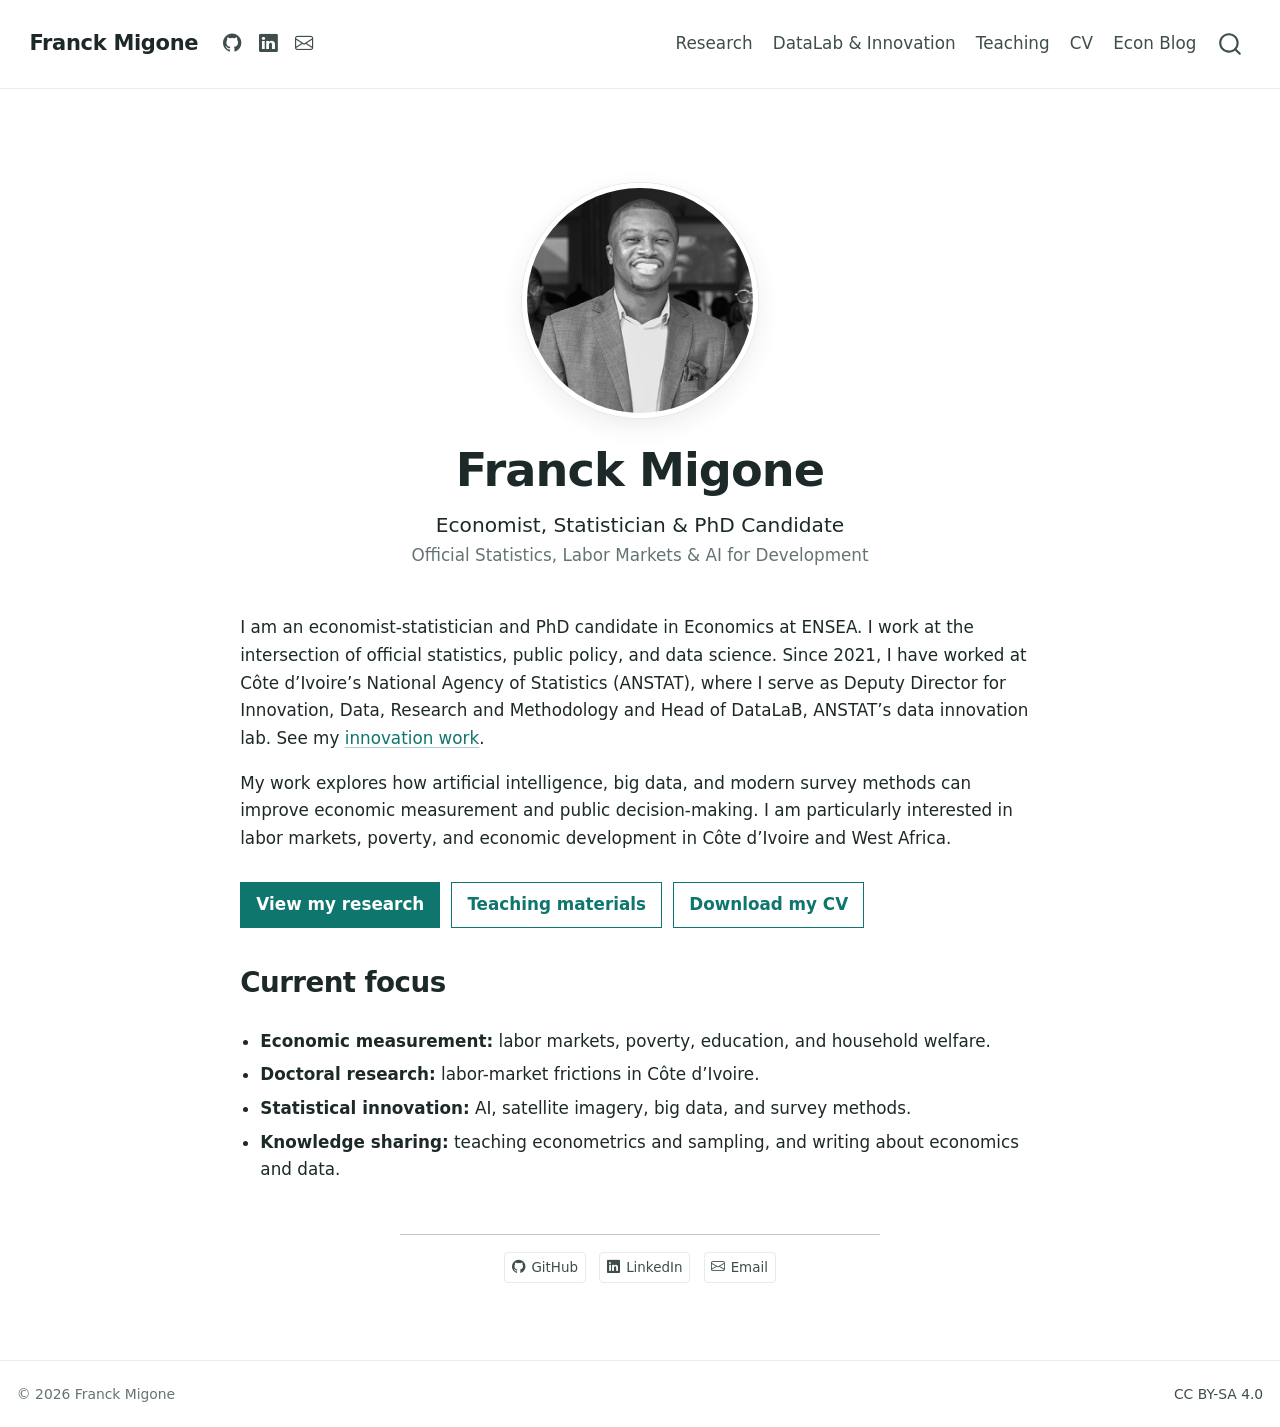
<file: docs/index.html>
<!DOCTYPE html>
<html xmlns="http://www.w3.org/1999/xhtml" lang="en" xml:lang="en"><head>

<meta charset="utf-8">
<meta name="generator" content="quarto-1.7.27">

<meta name="viewport" content="width=device-width, initial-scale=1.0, user-scalable=yes">


<title>Franck Migone</title>
<style>
code{white-space: pre-wrap;}
span.smallcaps{font-variant: small-caps;}
div.columns{display: flex; gap: min(4vw, 1.5em);}
div.column{flex: auto; overflow-x: auto;}
div.hanging-indent{margin-left: 1.5em; text-indent: -1.5em;}
ul.task-list{list-style: none;}
ul.task-list li input[type="checkbox"] {
  width: 0.8em;
  margin: 0 0.8em 0.2em -1em; /* quarto-specific, see https://github.com/quarto-dev/quarto-cli/issues/4556 */ 
  vertical-align: middle;
}
</style>


<script src="site_libs/quarto-nav/quarto-nav.js"></script>
<script src="site_libs/clipboard/clipboard.min.js"></script>
<script src="site_libs/quarto-search/autocomplete.umd.js"></script>
<script src="site_libs/quarto-search/fuse.min.js"></script>
<script src="site_libs/quarto-search/quarto-search.js"></script>
<meta name="quarto:offset" content="./">
<link href="./img/favicon.svg" rel="icon" type="image/svg+xml">
<script src="site_libs/quarto-html/quarto.js" type="module"></script>
<script src="site_libs/quarto-html/tabsets/tabsets.js" type="module"></script>
<script src="site_libs/quarto-html/popper.min.js"></script>
<script src="site_libs/quarto-html/tippy.umd.min.js"></script>
<link href="site_libs/quarto-html/tippy.css" rel="stylesheet">
<link href="site_libs/quarto-html/quarto-syntax-highlighting-985aa47af68dae11cd4d235c71fb941e.css" rel="stylesheet" id="quarto-text-highlighting-styles">
<script src="site_libs/bootstrap/bootstrap.min.js"></script>
<link href="site_libs/bootstrap/bootstrap-icons.css" rel="stylesheet">
<link href="site_libs/bootstrap/bootstrap-9ff56fe0d0bbb0941a76e34eac74b4dd.min.css" rel="stylesheet" append-hash="true" id="quarto-bootstrap" data-mode="light">
<script id="quarto-search-options" type="application/json">{
  "location": "navbar",
  "copy-button": false,
  "collapse-after": 3,
  "panel-placement": "end",
  "type": "overlay",
  "limit": 50,
  "keyboard-shortcut": [
    "f",
    "/",
    "s"
  ],
  "language": {
    "search-no-results-text": "No results",
    "search-matching-documents-text": "matching documents",
    "search-copy-link-title": "Copy link to search",
    "search-hide-matches-text": "Hide additional matches",
    "search-more-match-text": "more match in this document",
    "search-more-matches-text": "more matches in this document",
    "search-clear-button-title": "Clear",
    "search-text-placeholder": "",
    "search-detached-cancel-button-title": "Cancel",
    "search-submit-button-title": "Submit",
    "search-label": "Search"
  }
}</script>
<link rel="icon" type="image/png" href="./img/favicon.png">

<link rel="icon" type="image/svg+xml" href="./img/favicon.svg">

<link rel="apple-touch-icon" href="./img/favicon.png">

<script type="application/ld+json">

{

  "@context": "https://schema.org",

  "@type": "Person",

  "name": "Franck Migone",

  "url": "https://fajzmigone.github.io",

  "image": "https://fajzmigone.github.io/img/fmigone.jpg",

  "jobTitle": "Deputy Director for Methodological Innovation",

  "description": "Economist, statistician, and PhD candidate in Economics at ENSEA, working on data, public policy, and economic development.",

  "worksFor": {

    "@type": "Organization",

    "name": "Agence Nationale de la Statistique (ANSTAT)"

  },

  "affiliation": [

    {

      "@type": "Organization",

      "name": "DataLaB, ANSTAT"

    },

    {

      "@type": "CollegeOrUniversity",

      "name": "ENSEA"

    }

  ],

  "knowsAbout": [

    "Official statistics",

    "Survey methodology",

    "Poverty measurement",

    "Labor economics",

    "Applied econometrics"

  ],

  "nationality": {

    "@type": "Country",

    "name": "Côte d'Ivoire"

  },

  "sameAs": [

    "https://github.com/fmigone",

    "https://www.linkedin.com/in/franck-migone/",

    "https://fmigone.substack.com/"

  ]

}

</script>

<!-- The `about` template pipes a page-level `description` through Pandoc, which

     wraps it in <p> inside the meta tag. Declaring the home page description

     here keeps it clean. Other pages use the front-matter `description:`. -->

<meta name="description" content="Economist, statistician, and PhD candidate in Economics at ENSEA, working on data, public policy, and economic development at Côte d’Ivoire’s National Agency of Statistics (ANSTAT).">



<meta property="og:title" content="Franck Migone">
<meta property="og:description" content="Economist, Statistician &amp; PhD Candidate · Official Statistics, Labor Markets &amp; AI for Development">
<meta property="og:image" content="https://fajzmigone.github.io/img/fmigone.jpg">
<meta property="og:site_name" content="Franck Migone">
<meta name="twitter:title" content="Franck Migone">
<meta name="twitter:description" content="Economist, Statistician &amp; PhD Candidate · Official Statistics, Labor Markets &amp; AI for Development">
<meta name="twitter:image" content="https://fajzmigone.github.io/img/fmigone.jpg">
<meta name="twitter:card" content="summary_large_image">
</head>

<body class="nav-fixed fullcontent quarto-light">

<div id="quarto-search-results"></div>
  <header id="quarto-header" class="headroom fixed-top">
    <nav class="navbar navbar-expand-lg " data-bs-theme="dark">
      <div class="navbar-container container-fluid">
      <div class="navbar-brand-container mx-auto">
    <a class="navbar-brand" href="./index.html">
    <span class="navbar-title">Franck Migone</span>
    </a>
  </div>
            <div id="quarto-search" class="" title="Search"></div>
          <button class="navbar-toggler" type="button" data-bs-toggle="collapse" data-bs-target="#navbarCollapse" aria-controls="navbarCollapse" role="menu" aria-expanded="false" aria-label="Toggle navigation" onclick="if (window.quartoToggleHeadroom) { window.quartoToggleHeadroom(); }">
  <span class="navbar-toggler-icon"></span>
</button>
          <div class="collapse navbar-collapse" id="navbarCollapse">
            <ul class="navbar-nav navbar-nav-scroll me-auto">
  <li class="nav-item compact">
    <a class="nav-link" href="https://github.com/fmigone"> <i class="bi bi-github" role="img" aria-label="GitHub">
</i> 
<span class="menu-text"></span></a>
  </li>  
  <li class="nav-item compact">
    <a class="nav-link" href="https://www.linkedin.com/in/franck-migone/"> <i class="bi bi-linkedin" role="img" aria-label="LinkedIn">
</i> 
<span class="menu-text"></span></a>
  </li>  
  <li class="nav-item compact">
    <a class="nav-link" href="mailto:migonefranck@gmail.com"> <i class="bi bi-envelope" role="img" aria-label="Email">
</i> 
<span class="menu-text"></span></a>
  </li>  
</ul>
            <ul class="navbar-nav navbar-nav-scroll ms-auto">
  <li class="nav-item">
    <a class="nav-link" href="./research/index.html"> 
<span class="menu-text">Research</span></a>
  </li>  
  <li class="nav-item">
    <a class="nav-link" href="./innovation/index.html"> 
<span class="menu-text">DataLab &amp; Innovation</span></a>
  </li>  
  <li class="nav-item">
    <a class="nav-link" href="./Useful_Ressources/index.html"> 
<span class="menu-text">Teaching</span></a>
  </li>  
  <li class="nav-item">
    <a class="nav-link" href="./cv/index.html"> 
<span class="menu-text">CV</span></a>
  </li>  
  <li class="nav-item">
    <a class="nav-link" href="https://fmigone.substack.com/"> 
<span class="menu-text">Econ Blog</span></a>
  </li>  
</ul>
          </div> <!-- /navcollapse -->
            <div class="quarto-navbar-tools">
</div>
      </div> <!-- /container-fluid -->
    </nav>
</header>
<!-- content -->
<div id="quarto-content" class="quarto-container page-columns page-rows-contents page-layout-article page-navbar">
<!-- sidebar -->
<!-- margin-sidebar -->
    
<!-- main -->
<div class="quarto-about-jolla">
  <img src="img/fmigone.jpg" alt="Portrait of Franck Migone" class="about-image
  round " style="height: 14em; width: 14em;">
 <header id="title-block-header" class="quarto-title-block default">
<div class="quarto-title">
<h1 class="title">Franck Migone</h1>
<p class="subtitle lead"><span class="tagline-role">Economist, Statistician &amp; PhD Candidate</span> <span class="visually-hidden">·</span> <span class="tagline-fields">Official Statistics, Labor Markets &amp; AI for Development</span></p>
</div>
<div class="quarto-title-meta">
  </div>
</header><main class="content" id="quarto-document-content">
<p>I am an economist-statistician and PhD candidate in Economics at ENSEA. I work at the intersection of official statistics, public policy, and data science. Since 2021, I have worked at Côte d’Ivoire’s National Agency of Statistics (ANSTAT), where I serve as Deputy Director for Innovation, Data, Research and Methodology and Head of DataLaB, ANSTAT’s data innovation lab. See my <a href="./innovation/index.html">innovation work</a>.</p>
<p>My work explores how artificial intelligence, big data, and modern survey methods can improve economic measurement and public decision-making. I am particularly interested in labor markets, poverty, and economic development in Côte d’Ivoire and West Africa.</p>
<div class="home-actions">
<p><a href="./research/index.html" class="btn btn-primary">View my research</a> <a href="./Useful_Ressources/index.html" class="btn btn-outline-primary">Teaching materials</a> <a href="cv/cv.pdf" class="btn btn-outline-primary" target="_blank">Download my CV</a></p>
</div>
<section id="current-focus" class="level2">
<h2 data-anchor-id="current-focus">Current focus</h2>
<ul>
<li><strong>Economic measurement:</strong> labor markets, poverty, education, and household welfare.</li>
<li><strong>Doctoral research:</strong> labor-market frictions in Côte d’Ivoire.</li>
<li><strong>Statistical innovation:</strong> AI, satellite imagery, big data, and survey methods.</li>
<li><strong>Knowledge sharing:</strong> teaching econometrics and sampling, and writing about economics and data.</li>
</ul>


</section>
</main> 
  <hr class="about-sep">
   <div class="about-links">
  <a href="https://github.com/fmigone" class="about-link" rel="" target="">
    <i class="bi bi-github"></i>
     <span class="about-link-text">GitHub</span>
  </a>
  <a href="https://www.linkedin.com/in/franck-migone/" class="about-link" rel="" target="">
    <i class="bi bi-linkedin"></i>
     <span class="about-link-text">LinkedIn</span>
  </a>
  <a href="mailto:migonefranck@gmail.com" class="about-link" rel="" target="">
    <i class="bi bi-envelope"></i>
     <span class="about-link-text">Email</span>
  </a>
</div>
</div>
 <!-- /main -->
<script id="quarto-html-after-body" type="application/javascript">
  window.document.addEventListener("DOMContentLoaded", function (event) {
    const isCodeAnnotation = (el) => {
      for (const clz of el.classList) {
        if (clz.startsWith('code-annotation-')) {                     
          return true;
        }
      }
      return false;
    }
    const onCopySuccess = function(e) {
      // button target
      const button = e.trigger;
      // don't keep focus
      button.blur();
      // flash "checked"
      button.classList.add('code-copy-button-checked');
      var currentTitle = button.getAttribute("title");
      button.setAttribute("title", "Copied!");
      let tooltip;
      if (window.bootstrap) {
        button.setAttribute("data-bs-toggle", "tooltip");
        button.setAttribute("data-bs-placement", "left");
        button.setAttribute("data-bs-title", "Copied!");
        tooltip = new bootstrap.Tooltip(button, 
          { trigger: "manual", 
            customClass: "code-copy-button-tooltip",
            offset: [0, -8]});
        tooltip.show();    
      }
      setTimeout(function() {
        if (tooltip) {
          tooltip.hide();
          button.removeAttribute("data-bs-title");
          button.removeAttribute("data-bs-toggle");
          button.removeAttribute("data-bs-placement");
        }
        button.setAttribute("title", currentTitle);
        button.classList.remove('code-copy-button-checked');
      }, 1000);
      // clear code selection
      e.clearSelection();
    }
    const getTextToCopy = function(trigger) {
        const codeEl = trigger.previousElementSibling.cloneNode(true);
        for (const childEl of codeEl.children) {
          if (isCodeAnnotation(childEl)) {
            childEl.remove();
          }
        }
        return codeEl.innerText;
    }
    const clipboard = new window.ClipboardJS('.code-copy-button:not([data-in-quarto-modal])', {
      text: getTextToCopy
    });
    clipboard.on('success', onCopySuccess);
    if (window.document.getElementById('quarto-embedded-source-code-modal')) {
      const clipboardModal = new window.ClipboardJS('.code-copy-button[data-in-quarto-modal]', {
        text: getTextToCopy,
        container: window.document.getElementById('quarto-embedded-source-code-modal')
      });
      clipboardModal.on('success', onCopySuccess);
    }
      var localhostRegex = new RegExp(/^(?:http|https):\/\/localhost\:?[0-9]*\//);
      var mailtoRegex = new RegExp(/^mailto:/);
        var filterRegex = new RegExp("https:\/\/fajzmigone\.github\.io");
      var isInternal = (href) => {
          return filterRegex.test(href) || localhostRegex.test(href) || mailtoRegex.test(href);
      }
      // Inspect non-navigation links and adorn them if external
     var links = window.document.querySelectorAll('a[href]:not(.nav-link):not(.navbar-brand):not(.toc-action):not(.sidebar-link):not(.sidebar-item-toggle):not(.pagination-link):not(.no-external):not([aria-hidden]):not(.dropdown-item):not(.quarto-navigation-tool):not(.about-link)');
      for (var i=0; i<links.length; i++) {
        const link = links[i];
        if (!isInternal(link.href)) {
          // undo the damage that might have been done by quarto-nav.js in the case of
          // links that we want to consider external
          if (link.dataset.originalHref !== undefined) {
            link.href = link.dataset.originalHref;
          }
            // target, if specified
            link.setAttribute("target", "_blank");
            if (link.getAttribute("rel") === null) {
              link.setAttribute("rel", "noopener");
            }
        }
      }
    function tippyHover(el, contentFn, onTriggerFn, onUntriggerFn) {
      const config = {
        allowHTML: true,
        maxWidth: 500,
        delay: 100,
        arrow: false,
        appendTo: function(el) {
            return el.parentElement;
        },
        interactive: true,
        interactiveBorder: 10,
        theme: 'quarto',
        placement: 'bottom-start',
      };
      if (contentFn) {
        config.content = contentFn;
      }
      if (onTriggerFn) {
        config.onTrigger = onTriggerFn;
      }
      if (onUntriggerFn) {
        config.onUntrigger = onUntriggerFn;
      }
      window.tippy(el, config); 
    }
    const noterefs = window.document.querySelectorAll('a[role="doc-noteref"]');
    for (var i=0; i<noterefs.length; i++) {
      const ref = noterefs[i];
      tippyHover(ref, function() {
        // use id or data attribute instead here
        let href = ref.getAttribute('data-footnote-href') || ref.getAttribute('href');
        try { href = new URL(href).hash; } catch {}
        const id = href.replace(/^#\/?/, "");
        const note = window.document.getElementById(id);
        if (note) {
          return note.innerHTML;
        } else {
          return "";
        }
      });
    }
    const xrefs = window.document.querySelectorAll('a.quarto-xref');
    const processXRef = (id, note) => {
      // Strip column container classes
      const stripColumnClz = (el) => {
        el.classList.remove("page-full", "page-columns");
        if (el.children) {
          for (const child of el.children) {
            stripColumnClz(child);
          }
        }
      }
      stripColumnClz(note)
      if (id === null || id.startsWith('sec-')) {
        // Special case sections, only their first couple elements
        const container = document.createElement("div");
        if (note.children && note.children.length > 2) {
          container.appendChild(note.children[0].cloneNode(true));
          for (let i = 1; i < note.children.length; i++) {
            const child = note.children[i];
            if (child.tagName === "P" && child.innerText === "") {
              continue;
            } else {
              container.appendChild(child.cloneNode(true));
              break;
            }
          }
          if (window.Quarto?.typesetMath) {
            window.Quarto.typesetMath(container);
          }
          return container.innerHTML
        } else {
          if (window.Quarto?.typesetMath) {
            window.Quarto.typesetMath(note);
          }
          return note.innerHTML;
        }
      } else {
        // Remove any anchor links if they are present
        const anchorLink = note.querySelector('a.anchorjs-link');
        if (anchorLink) {
          anchorLink.remove();
        }
        if (window.Quarto?.typesetMath) {
          window.Quarto.typesetMath(note);
        }
        if (note.classList.contains("callout")) {
          return note.outerHTML;
        } else {
          return note.innerHTML;
        }
      }
    }
    for (var i=0; i<xrefs.length; i++) {
      const xref = xrefs[i];
      tippyHover(xref, undefined, function(instance) {
        instance.disable();
        let url = xref.getAttribute('href');
        let hash = undefined; 
        if (url.startsWith('#')) {
          hash = url;
        } else {
          try { hash = new URL(url).hash; } catch {}
        }
        if (hash) {
          const id = hash.replace(/^#\/?/, "");
          const note = window.document.getElementById(id);
          if (note !== null) {
            try {
              const html = processXRef(id, note.cloneNode(true));
              instance.setContent(html);
            } finally {
              instance.enable();
              instance.show();
            }
          } else {
            // See if we can fetch this
            fetch(url.split('#')[0])
            .then(res => res.text())
            .then(html => {
              const parser = new DOMParser();
              const htmlDoc = parser.parseFromString(html, "text/html");
              const note = htmlDoc.getElementById(id);
              if (note !== null) {
                const html = processXRef(id, note);
                instance.setContent(html);
              } 
            }).finally(() => {
              instance.enable();
              instance.show();
            });
          }
        } else {
          // See if we can fetch a full url (with no hash to target)
          // This is a special case and we should probably do some content thinning / targeting
          fetch(url)
          .then(res => res.text())
          .then(html => {
            const parser = new DOMParser();
            const htmlDoc = parser.parseFromString(html, "text/html");
            const note = htmlDoc.querySelector('main.content');
            if (note !== null) {
              // This should only happen for chapter cross references
              // (since there is no id in the URL)
              // remove the first header
              if (note.children.length > 0 && note.children[0].tagName === "HEADER") {
                note.children[0].remove();
              }
              const html = processXRef(null, note);
              instance.setContent(html);
            } 
          }).finally(() => {
            instance.enable();
            instance.show();
          });
        }
      }, function(instance) {
      });
    }
        let selectedAnnoteEl;
        const selectorForAnnotation = ( cell, annotation) => {
          let cellAttr = 'data-code-cell="' + cell + '"';
          let lineAttr = 'data-code-annotation="' +  annotation + '"';
          const selector = 'span[' + cellAttr + '][' + lineAttr + ']';
          return selector;
        }
        const selectCodeLines = (annoteEl) => {
          const doc = window.document;
          const targetCell = annoteEl.getAttribute("data-target-cell");
          const targetAnnotation = annoteEl.getAttribute("data-target-annotation");
          const annoteSpan = window.document.querySelector(selectorForAnnotation(targetCell, targetAnnotation));
          const lines = annoteSpan.getAttribute("data-code-lines").split(",");
          const lineIds = lines.map((line) => {
            return targetCell + "-" + line;
          })
          let top = null;
          let height = null;
          let parent = null;
          if (lineIds.length > 0) {
              //compute the position of the single el (top and bottom and make a div)
              const el = window.document.getElementById(lineIds[0]);
              top = el.offsetTop;
              height = el.offsetHeight;
              parent = el.parentElement.parentElement;
            if (lineIds.length > 1) {
              const lastEl = window.document.getElementById(lineIds[lineIds.length - 1]);
              const bottom = lastEl.offsetTop + lastEl.offsetHeight;
              height = bottom - top;
            }
            if (top !== null && height !== null && parent !== null) {
              // cook up a div (if necessary) and position it 
              let div = window.document.getElementById("code-annotation-line-highlight");
              if (div === null) {
                div = window.document.createElement("div");
                div.setAttribute("id", "code-annotation-line-highlight");
                div.style.position = 'absolute';
                parent.appendChild(div);
              }
              div.style.top = top - 2 + "px";
              div.style.height = height + 4 + "px";
              div.style.left = 0;
              let gutterDiv = window.document.getElementById("code-annotation-line-highlight-gutter");
              if (gutterDiv === null) {
                gutterDiv = window.document.createElement("div");
                gutterDiv.setAttribute("id", "code-annotation-line-highlight-gutter");
                gutterDiv.style.position = 'absolute';
                const codeCell = window.document.getElementById(targetCell);
                const gutter = codeCell.querySelector('.code-annotation-gutter');
                gutter.appendChild(gutterDiv);
              }
              gutterDiv.style.top = top - 2 + "px";
              gutterDiv.style.height = height + 4 + "px";
            }
            selectedAnnoteEl = annoteEl;
          }
        };
        const unselectCodeLines = () => {
          const elementsIds = ["code-annotation-line-highlight", "code-annotation-line-highlight-gutter"];
          elementsIds.forEach((elId) => {
            const div = window.document.getElementById(elId);
            if (div) {
              div.remove();
            }
          });
          selectedAnnoteEl = undefined;
        };
          // Handle positioning of the toggle
      window.addEventListener(
        "resize",
        throttle(() => {
          elRect = undefined;
          if (selectedAnnoteEl) {
            selectCodeLines(selectedAnnoteEl);
          }
        }, 10)
      );
      function throttle(fn, ms) {
      let throttle = false;
      let timer;
        return (...args) => {
          if(!throttle) { // first call gets through
              fn.apply(this, args);
              throttle = true;
          } else { // all the others get throttled
              if(timer) clearTimeout(timer); // cancel #2
              timer = setTimeout(() => {
                fn.apply(this, args);
                timer = throttle = false;
              }, ms);
          }
        };
      }
        // Attach click handler to the DT
        const annoteDls = window.document.querySelectorAll('dt[data-target-cell]');
        for (const annoteDlNode of annoteDls) {
          annoteDlNode.addEventListener('click', (event) => {
            const clickedEl = event.target;
            if (clickedEl !== selectedAnnoteEl) {
              unselectCodeLines();
              const activeEl = window.document.querySelector('dt[data-target-cell].code-annotation-active');
              if (activeEl) {
                activeEl.classList.remove('code-annotation-active');
              }
              selectCodeLines(clickedEl);
              clickedEl.classList.add('code-annotation-active');
            } else {
              // Unselect the line
              unselectCodeLines();
              clickedEl.classList.remove('code-annotation-active');
            }
          });
        }
    const findCites = (el) => {
      const parentEl = el.parentElement;
      if (parentEl) {
        const cites = parentEl.dataset.cites;
        if (cites) {
          return {
            el,
            cites: cites.split(' ')
          };
        } else {
          return findCites(el.parentElement)
        }
      } else {
        return undefined;
      }
    };
    var bibliorefs = window.document.querySelectorAll('a[role="doc-biblioref"]');
    for (var i=0; i<bibliorefs.length; i++) {
      const ref = bibliorefs[i];
      const citeInfo = findCites(ref);
      if (citeInfo) {
        tippyHover(citeInfo.el, function() {
          var popup = window.document.createElement('div');
          citeInfo.cites.forEach(function(cite) {
            var citeDiv = window.document.createElement('div');
            citeDiv.classList.add('hanging-indent');
            citeDiv.classList.add('csl-entry');
            var biblioDiv = window.document.getElementById('ref-' + cite);
            if (biblioDiv) {
              citeDiv.innerHTML = biblioDiv.innerHTML;
            }
            popup.appendChild(citeDiv);
          });
          return popup.innerHTML;
        });
      }
    }
  });
  </script>
</div> <!-- /content -->
<footer class="footer">
  <div class="nav-footer">
    <div class="nav-footer-left">
<p><span class="faux-block">© 2026 Franck Migone</span></p>
</div>   
    <div class="nav-footer-center">
      &nbsp;
    </div>
    <div class="nav-footer-right">
<p><a href="https://creativecommons.org/licenses/by-sa/4.0/" target="_blank">CC BY-SA 4.0</a></p>
</div>
  </div>
</footer>




</body></html>
</file>
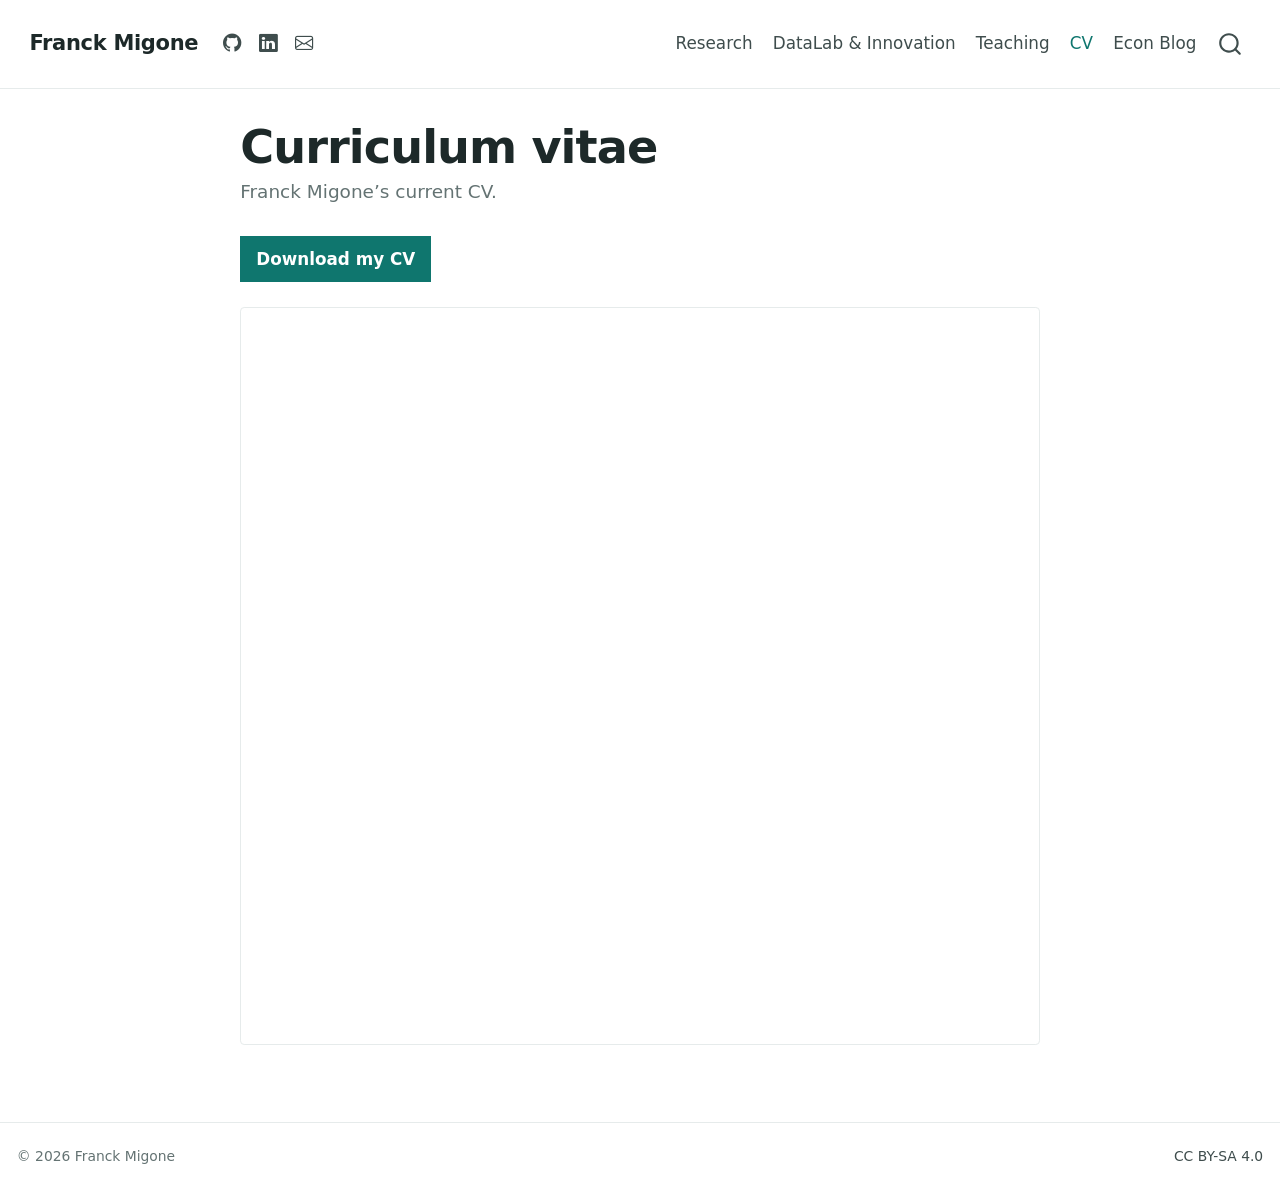
<file: docs/cv/index.html>
<!DOCTYPE html>
<html xmlns="http://www.w3.org/1999/xhtml" lang="en" xml:lang="en"><head>

<meta charset="utf-8">
<meta name="generator" content="quarto-1.7.27">

<meta name="viewport" content="width=device-width, initial-scale=1.0, user-scalable=yes">

<meta name="description" content="Franck Migone’s current CV.">

<title>Curriculum vitae – Franck Migone</title>
<style>
code{white-space: pre-wrap;}
span.smallcaps{font-variant: small-caps;}
div.columns{display: flex; gap: min(4vw, 1.5em);}
div.column{flex: auto; overflow-x: auto;}
div.hanging-indent{margin-left: 1.5em; text-indent: -1.5em;}
ul.task-list{list-style: none;}
ul.task-list li input[type="checkbox"] {
  width: 0.8em;
  margin: 0 0.8em 0.2em -1em; /* quarto-specific, see https://github.com/quarto-dev/quarto-cli/issues/4556 */ 
  vertical-align: middle;
}
</style>


<script src="../site_libs/quarto-nav/quarto-nav.js"></script>
<script src="../site_libs/clipboard/clipboard.min.js"></script>
<script src="../site_libs/quarto-search/autocomplete.umd.js"></script>
<script src="../site_libs/quarto-search/fuse.min.js"></script>
<script src="../site_libs/quarto-search/quarto-search.js"></script>
<meta name="quarto:offset" content="../">
<link href="../img/favicon.svg" rel="icon" type="image/svg+xml">
<script src="../site_libs/quarto-html/quarto.js" type="module"></script>
<script src="../site_libs/quarto-html/tabsets/tabsets.js" type="module"></script>
<script src="../site_libs/quarto-html/popper.min.js"></script>
<script src="../site_libs/quarto-html/tippy.umd.min.js"></script>
<script src="../site_libs/quarto-html/anchor.min.js"></script>
<link href="../site_libs/quarto-html/tippy.css" rel="stylesheet">
<link href="../site_libs/quarto-html/quarto-syntax-highlighting-985aa47af68dae11cd4d235c71fb941e.css" rel="stylesheet" id="quarto-text-highlighting-styles">
<script src="../site_libs/bootstrap/bootstrap.min.js"></script>
<link href="../site_libs/bootstrap/bootstrap-icons.css" rel="stylesheet">
<link href="../site_libs/bootstrap/bootstrap-9ff56fe0d0bbb0941a76e34eac74b4dd.min.css" rel="stylesheet" append-hash="true" id="quarto-bootstrap" data-mode="light">
<script id="quarto-search-options" type="application/json">{
  "location": "navbar",
  "copy-button": false,
  "collapse-after": 3,
  "panel-placement": "end",
  "type": "overlay",
  "limit": 50,
  "keyboard-shortcut": [
    "f",
    "/",
    "s"
  ],
  "language": {
    "search-no-results-text": "No results",
    "search-matching-documents-text": "matching documents",
    "search-copy-link-title": "Copy link to search",
    "search-hide-matches-text": "Hide additional matches",
    "search-more-match-text": "more match in this document",
    "search-more-matches-text": "more matches in this document",
    "search-clear-button-title": "Clear",
    "search-text-placeholder": "",
    "search-detached-cancel-button-title": "Cancel",
    "search-submit-button-title": "Submit",
    "search-label": "Search"
  }
}</script>
<link rel="icon" type="image/png" href="../img/favicon.png">

<link rel="icon" type="image/svg+xml" href="../img/favicon.svg">

<link rel="apple-touch-icon" href="../img/favicon.png">

<script type="application/ld+json">

{

  "@context": "https://schema.org",

  "@type": "Person",

  "name": "Franck Migone",

  "url": "https://fajzmigone.github.io",

  "image": "https://fajzmigone.github.io/img/fmigone.jpg",

  "jobTitle": "Deputy Director for Methodological Innovation",

  "description": "Economist, statistician, and PhD candidate in Economics at ENSEA, working on data, public policy, and economic development.",

  "worksFor": {

    "@type": "Organization",

    "name": "Agence Nationale de la Statistique (ANSTAT)"

  },

  "affiliation": [

    {

      "@type": "Organization",

      "name": "DataLaB, ANSTAT"

    },

    {

      "@type": "CollegeOrUniversity",

      "name": "ENSEA"

    }

  ],

  "knowsAbout": [

    "Official statistics",

    "Survey methodology",

    "Poverty measurement",

    "Labor economics",

    "Applied econometrics"

  ],

  "nationality": {

    "@type": "Country",

    "name": "Côte d'Ivoire"

  },

  "sameAs": [

    "https://github.com/fmigone",

    "https://www.linkedin.com/in/franck-migone/",

    "https://fmigone.substack.com/"

  ]

}

</script>



<meta property="og:title" content="Curriculum vitae – Franck Migone">
<meta property="og:description" content="Franck Migone’s current CV.">
<meta property="og:image" content="https://fajzmigone.github.io/img/fmigone.jpg">
<meta property="og:site_name" content="Franck Migone">
<meta name="twitter:title" content="Curriculum vitae – Franck Migone">
<meta name="twitter:description" content="Franck Migone’s current CV.">
<meta name="twitter:image" content="https://fajzmigone.github.io/img/fmigone.jpg">
<meta name="twitter:card" content="summary_large_image">
</head>

<body class="nav-fixed fullcontent quarto-light">

<div id="quarto-search-results"></div>
  <header id="quarto-header" class="headroom fixed-top">
    <nav class="navbar navbar-expand-lg " data-bs-theme="dark">
      <div class="navbar-container container-fluid">
      <div class="navbar-brand-container mx-auto">
    <a class="navbar-brand" href="../index.html">
    <span class="navbar-title">Franck Migone</span>
    </a>
  </div>
            <div id="quarto-search" class="" title="Search"></div>
          <button class="navbar-toggler" type="button" data-bs-toggle="collapse" data-bs-target="#navbarCollapse" aria-controls="navbarCollapse" role="menu" aria-expanded="false" aria-label="Toggle navigation" onclick="if (window.quartoToggleHeadroom) { window.quartoToggleHeadroom(); }">
  <span class="navbar-toggler-icon"></span>
</button>
          <div class="collapse navbar-collapse" id="navbarCollapse">
            <ul class="navbar-nav navbar-nav-scroll me-auto">
  <li class="nav-item compact">
    <a class="nav-link" href="https://github.com/fmigone"> <i class="bi bi-github" role="img" aria-label="GitHub">
</i> 
<span class="menu-text"></span></a>
  </li>  
  <li class="nav-item compact">
    <a class="nav-link" href="https://www.linkedin.com/in/franck-migone/"> <i class="bi bi-linkedin" role="img" aria-label="LinkedIn">
</i> 
<span class="menu-text"></span></a>
  </li>  
  <li class="nav-item compact">
    <a class="nav-link" href="mailto:migonefranck@gmail.com"> <i class="bi bi-envelope" role="img" aria-label="Email">
</i> 
<span class="menu-text"></span></a>
  </li>  
</ul>
            <ul class="navbar-nav navbar-nav-scroll ms-auto">
  <li class="nav-item">
    <a class="nav-link" href="../research/index.html"> 
<span class="menu-text">Research</span></a>
  </li>  
  <li class="nav-item">
    <a class="nav-link" href="../innovation/index.html"> 
<span class="menu-text">DataLab &amp; Innovation</span></a>
  </li>  
  <li class="nav-item">
    <a class="nav-link" href="../Useful_Ressources/index.html"> 
<span class="menu-text">Teaching</span></a>
  </li>  
  <li class="nav-item">
    <a class="nav-link active" href="../cv/index.html" aria-current="page"> 
<span class="menu-text">CV</span></a>
  </li>  
  <li class="nav-item">
    <a class="nav-link" href="https://fmigone.substack.com/"> 
<span class="menu-text">Econ Blog</span></a>
  </li>  
</ul>
          </div> <!-- /navcollapse -->
            <div class="quarto-navbar-tools">
</div>
      </div> <!-- /container-fluid -->
    </nav>
</header>
<!-- content -->
<div id="quarto-content" class="quarto-container page-columns page-rows-contents page-layout-article page-navbar">
<!-- sidebar -->
<!-- margin-sidebar -->
    
<!-- main -->
<main class="content" id="quarto-document-content">

<header id="title-block-header" class="quarto-title-block default">
<div class="quarto-title">
<h1 class="title">Curriculum vitae</h1>
</div>

<div>
  <div class="description">
    Franck Migone’s current CV.
  </div>
</div>


<div class="quarto-title-meta">

    
  
    
  </div>
  


</header>


<div class="cv-actions">
<p><a href="cv.pdf" class="btn btn-primary" target="_blank">Download my CV</a></p>
</div>
<div class="cv-embed">
  <iframe src="cv.pdf#toolbar=0" title="Franck Migone’s curriculum vitae"></iframe>
</div>



</main> <!-- /main -->
<script id="quarto-html-after-body" type="application/javascript">
  window.document.addEventListener("DOMContentLoaded", function (event) {
    const icon = "";
    const anchorJS = new window.AnchorJS();
    anchorJS.options = {
      placement: 'right',
      icon: icon
    };
    anchorJS.add('.anchored');
    const isCodeAnnotation = (el) => {
      for (const clz of el.classList) {
        if (clz.startsWith('code-annotation-')) {                     
          return true;
        }
      }
      return false;
    }
    const onCopySuccess = function(e) {
      // button target
      const button = e.trigger;
      // don't keep focus
      button.blur();
      // flash "checked"
      button.classList.add('code-copy-button-checked');
      var currentTitle = button.getAttribute("title");
      button.setAttribute("title", "Copied!");
      let tooltip;
      if (window.bootstrap) {
        button.setAttribute("data-bs-toggle", "tooltip");
        button.setAttribute("data-bs-placement", "left");
        button.setAttribute("data-bs-title", "Copied!");
        tooltip = new bootstrap.Tooltip(button, 
          { trigger: "manual", 
            customClass: "code-copy-button-tooltip",
            offset: [0, -8]});
        tooltip.show();    
      }
      setTimeout(function() {
        if (tooltip) {
          tooltip.hide();
          button.removeAttribute("data-bs-title");
          button.removeAttribute("data-bs-toggle");
          button.removeAttribute("data-bs-placement");
        }
        button.setAttribute("title", currentTitle);
        button.classList.remove('code-copy-button-checked');
      }, 1000);
      // clear code selection
      e.clearSelection();
    }
    const getTextToCopy = function(trigger) {
        const codeEl = trigger.previousElementSibling.cloneNode(true);
        for (const childEl of codeEl.children) {
          if (isCodeAnnotation(childEl)) {
            childEl.remove();
          }
        }
        return codeEl.innerText;
    }
    const clipboard = new window.ClipboardJS('.code-copy-button:not([data-in-quarto-modal])', {
      text: getTextToCopy
    });
    clipboard.on('success', onCopySuccess);
    if (window.document.getElementById('quarto-embedded-source-code-modal')) {
      const clipboardModal = new window.ClipboardJS('.code-copy-button[data-in-quarto-modal]', {
        text: getTextToCopy,
        container: window.document.getElementById('quarto-embedded-source-code-modal')
      });
      clipboardModal.on('success', onCopySuccess);
    }
      var localhostRegex = new RegExp(/^(?:http|https):\/\/localhost\:?[0-9]*\//);
      var mailtoRegex = new RegExp(/^mailto:/);
        var filterRegex = new RegExp("https:\/\/fajzmigone\.github\.io");
      var isInternal = (href) => {
          return filterRegex.test(href) || localhostRegex.test(href) || mailtoRegex.test(href);
      }
      // Inspect non-navigation links and adorn them if external
     var links = window.document.querySelectorAll('a[href]:not(.nav-link):not(.navbar-brand):not(.toc-action):not(.sidebar-link):not(.sidebar-item-toggle):not(.pagination-link):not(.no-external):not([aria-hidden]):not(.dropdown-item):not(.quarto-navigation-tool):not(.about-link)');
      for (var i=0; i<links.length; i++) {
        const link = links[i];
        if (!isInternal(link.href)) {
          // undo the damage that might have been done by quarto-nav.js in the case of
          // links that we want to consider external
          if (link.dataset.originalHref !== undefined) {
            link.href = link.dataset.originalHref;
          }
            // target, if specified
            link.setAttribute("target", "_blank");
            if (link.getAttribute("rel") === null) {
              link.setAttribute("rel", "noopener");
            }
        }
      }
    function tippyHover(el, contentFn, onTriggerFn, onUntriggerFn) {
      const config = {
        allowHTML: true,
        maxWidth: 500,
        delay: 100,
        arrow: false,
        appendTo: function(el) {
            return el.parentElement;
        },
        interactive: true,
        interactiveBorder: 10,
        theme: 'quarto',
        placement: 'bottom-start',
      };
      if (contentFn) {
        config.content = contentFn;
      }
      if (onTriggerFn) {
        config.onTrigger = onTriggerFn;
      }
      if (onUntriggerFn) {
        config.onUntrigger = onUntriggerFn;
      }
      window.tippy(el, config); 
    }
    const noterefs = window.document.querySelectorAll('a[role="doc-noteref"]');
    for (var i=0; i<noterefs.length; i++) {
      const ref = noterefs[i];
      tippyHover(ref, function() {
        // use id or data attribute instead here
        let href = ref.getAttribute('data-footnote-href') || ref.getAttribute('href');
        try { href = new URL(href).hash; } catch {}
        const id = href.replace(/^#\/?/, "");
        const note = window.document.getElementById(id);
        if (note) {
          return note.innerHTML;
        } else {
          return "";
        }
      });
    }
    const xrefs = window.document.querySelectorAll('a.quarto-xref');
    const processXRef = (id, note) => {
      // Strip column container classes
      const stripColumnClz = (el) => {
        el.classList.remove("page-full", "page-columns");
        if (el.children) {
          for (const child of el.children) {
            stripColumnClz(child);
          }
        }
      }
      stripColumnClz(note)
      if (id === null || id.startsWith('sec-')) {
        // Special case sections, only their first couple elements
        const container = document.createElement("div");
        if (note.children && note.children.length > 2) {
          container.appendChild(note.children[0].cloneNode(true));
          for (let i = 1; i < note.children.length; i++) {
            const child = note.children[i];
            if (child.tagName === "P" && child.innerText === "") {
              continue;
            } else {
              container.appendChild(child.cloneNode(true));
              break;
            }
          }
          if (window.Quarto?.typesetMath) {
            window.Quarto.typesetMath(container);
          }
          return container.innerHTML
        } else {
          if (window.Quarto?.typesetMath) {
            window.Quarto.typesetMath(note);
          }
          return note.innerHTML;
        }
      } else {
        // Remove any anchor links if they are present
        const anchorLink = note.querySelector('a.anchorjs-link');
        if (anchorLink) {
          anchorLink.remove();
        }
        if (window.Quarto?.typesetMath) {
          window.Quarto.typesetMath(note);
        }
        if (note.classList.contains("callout")) {
          return note.outerHTML;
        } else {
          return note.innerHTML;
        }
      }
    }
    for (var i=0; i<xrefs.length; i++) {
      const xref = xrefs[i];
      tippyHover(xref, undefined, function(instance) {
        instance.disable();
        let url = xref.getAttribute('href');
        let hash = undefined; 
        if (url.startsWith('#')) {
          hash = url;
        } else {
          try { hash = new URL(url).hash; } catch {}
        }
        if (hash) {
          const id = hash.replace(/^#\/?/, "");
          const note = window.document.getElementById(id);
          if (note !== null) {
            try {
              const html = processXRef(id, note.cloneNode(true));
              instance.setContent(html);
            } finally {
              instance.enable();
              instance.show();
            }
          } else {
            // See if we can fetch this
            fetch(url.split('#')[0])
            .then(res => res.text())
            .then(html => {
              const parser = new DOMParser();
              const htmlDoc = parser.parseFromString(html, "text/html");
              const note = htmlDoc.getElementById(id);
              if (note !== null) {
                const html = processXRef(id, note);
                instance.setContent(html);
              } 
            }).finally(() => {
              instance.enable();
              instance.show();
            });
          }
        } else {
          // See if we can fetch a full url (with no hash to target)
          // This is a special case and we should probably do some content thinning / targeting
          fetch(url)
          .then(res => res.text())
          .then(html => {
            const parser = new DOMParser();
            const htmlDoc = parser.parseFromString(html, "text/html");
            const note = htmlDoc.querySelector('main.content');
            if (note !== null) {
              // This should only happen for chapter cross references
              // (since there is no id in the URL)
              // remove the first header
              if (note.children.length > 0 && note.children[0].tagName === "HEADER") {
                note.children[0].remove();
              }
              const html = processXRef(null, note);
              instance.setContent(html);
            } 
          }).finally(() => {
            instance.enable();
            instance.show();
          });
        }
      }, function(instance) {
      });
    }
        let selectedAnnoteEl;
        const selectorForAnnotation = ( cell, annotation) => {
          let cellAttr = 'data-code-cell="' + cell + '"';
          let lineAttr = 'data-code-annotation="' +  annotation + '"';
          const selector = 'span[' + cellAttr + '][' + lineAttr + ']';
          return selector;
        }
        const selectCodeLines = (annoteEl) => {
          const doc = window.document;
          const targetCell = annoteEl.getAttribute("data-target-cell");
          const targetAnnotation = annoteEl.getAttribute("data-target-annotation");
          const annoteSpan = window.document.querySelector(selectorForAnnotation(targetCell, targetAnnotation));
          const lines = annoteSpan.getAttribute("data-code-lines").split(",");
          const lineIds = lines.map((line) => {
            return targetCell + "-" + line;
          })
          let top = null;
          let height = null;
          let parent = null;
          if (lineIds.length > 0) {
              //compute the position of the single el (top and bottom and make a div)
              const el = window.document.getElementById(lineIds[0]);
              top = el.offsetTop;
              height = el.offsetHeight;
              parent = el.parentElement.parentElement;
            if (lineIds.length > 1) {
              const lastEl = window.document.getElementById(lineIds[lineIds.length - 1]);
              const bottom = lastEl.offsetTop + lastEl.offsetHeight;
              height = bottom - top;
            }
            if (top !== null && height !== null && parent !== null) {
              // cook up a div (if necessary) and position it 
              let div = window.document.getElementById("code-annotation-line-highlight");
              if (div === null) {
                div = window.document.createElement("div");
                div.setAttribute("id", "code-annotation-line-highlight");
                div.style.position = 'absolute';
                parent.appendChild(div);
              }
              div.style.top = top - 2 + "px";
              div.style.height = height + 4 + "px";
              div.style.left = 0;
              let gutterDiv = window.document.getElementById("code-annotation-line-highlight-gutter");
              if (gutterDiv === null) {
                gutterDiv = window.document.createElement("div");
                gutterDiv.setAttribute("id", "code-annotation-line-highlight-gutter");
                gutterDiv.style.position = 'absolute';
                const codeCell = window.document.getElementById(targetCell);
                const gutter = codeCell.querySelector('.code-annotation-gutter');
                gutter.appendChild(gutterDiv);
              }
              gutterDiv.style.top = top - 2 + "px";
              gutterDiv.style.height = height + 4 + "px";
            }
            selectedAnnoteEl = annoteEl;
          }
        };
        const unselectCodeLines = () => {
          const elementsIds = ["code-annotation-line-highlight", "code-annotation-line-highlight-gutter"];
          elementsIds.forEach((elId) => {
            const div = window.document.getElementById(elId);
            if (div) {
              div.remove();
            }
          });
          selectedAnnoteEl = undefined;
        };
          // Handle positioning of the toggle
      window.addEventListener(
        "resize",
        throttle(() => {
          elRect = undefined;
          if (selectedAnnoteEl) {
            selectCodeLines(selectedAnnoteEl);
          }
        }, 10)
      );
      function throttle(fn, ms) {
      let throttle = false;
      let timer;
        return (...args) => {
          if(!throttle) { // first call gets through
              fn.apply(this, args);
              throttle = true;
          } else { // all the others get throttled
              if(timer) clearTimeout(timer); // cancel #2
              timer = setTimeout(() => {
                fn.apply(this, args);
                timer = throttle = false;
              }, ms);
          }
        };
      }
        // Attach click handler to the DT
        const annoteDls = window.document.querySelectorAll('dt[data-target-cell]');
        for (const annoteDlNode of annoteDls) {
          annoteDlNode.addEventListener('click', (event) => {
            const clickedEl = event.target;
            if (clickedEl !== selectedAnnoteEl) {
              unselectCodeLines();
              const activeEl = window.document.querySelector('dt[data-target-cell].code-annotation-active');
              if (activeEl) {
                activeEl.classList.remove('code-annotation-active');
              }
              selectCodeLines(clickedEl);
              clickedEl.classList.add('code-annotation-active');
            } else {
              // Unselect the line
              unselectCodeLines();
              clickedEl.classList.remove('code-annotation-active');
            }
          });
        }
    const findCites = (el) => {
      const parentEl = el.parentElement;
      if (parentEl) {
        const cites = parentEl.dataset.cites;
        if (cites) {
          return {
            el,
            cites: cites.split(' ')
          };
        } else {
          return findCites(el.parentElement)
        }
      } else {
        return undefined;
      }
    };
    var bibliorefs = window.document.querySelectorAll('a[role="doc-biblioref"]');
    for (var i=0; i<bibliorefs.length; i++) {
      const ref = bibliorefs[i];
      const citeInfo = findCites(ref);
      if (citeInfo) {
        tippyHover(citeInfo.el, function() {
          var popup = window.document.createElement('div');
          citeInfo.cites.forEach(function(cite) {
            var citeDiv = window.document.createElement('div');
            citeDiv.classList.add('hanging-indent');
            citeDiv.classList.add('csl-entry');
            var biblioDiv = window.document.getElementById('ref-' + cite);
            if (biblioDiv) {
              citeDiv.innerHTML = biblioDiv.innerHTML;
            }
            popup.appendChild(citeDiv);
          });
          return popup.innerHTML;
        });
      }
    }
  });
  </script>
</div> <!-- /content -->
<footer class="footer">
  <div class="nav-footer">
    <div class="nav-footer-left">
<p><span class="faux-block">© 2026 Franck Migone</span></p>
</div>   
    <div class="nav-footer-center">
      &nbsp;
    </div>
    <div class="nav-footer-right">
<p><a href="https://creativecommons.org/licenses/by-sa/4.0/" target="_blank">CC BY-SA 4.0</a></p>
</div>
  </div>
</footer>




</body></html>
</file>
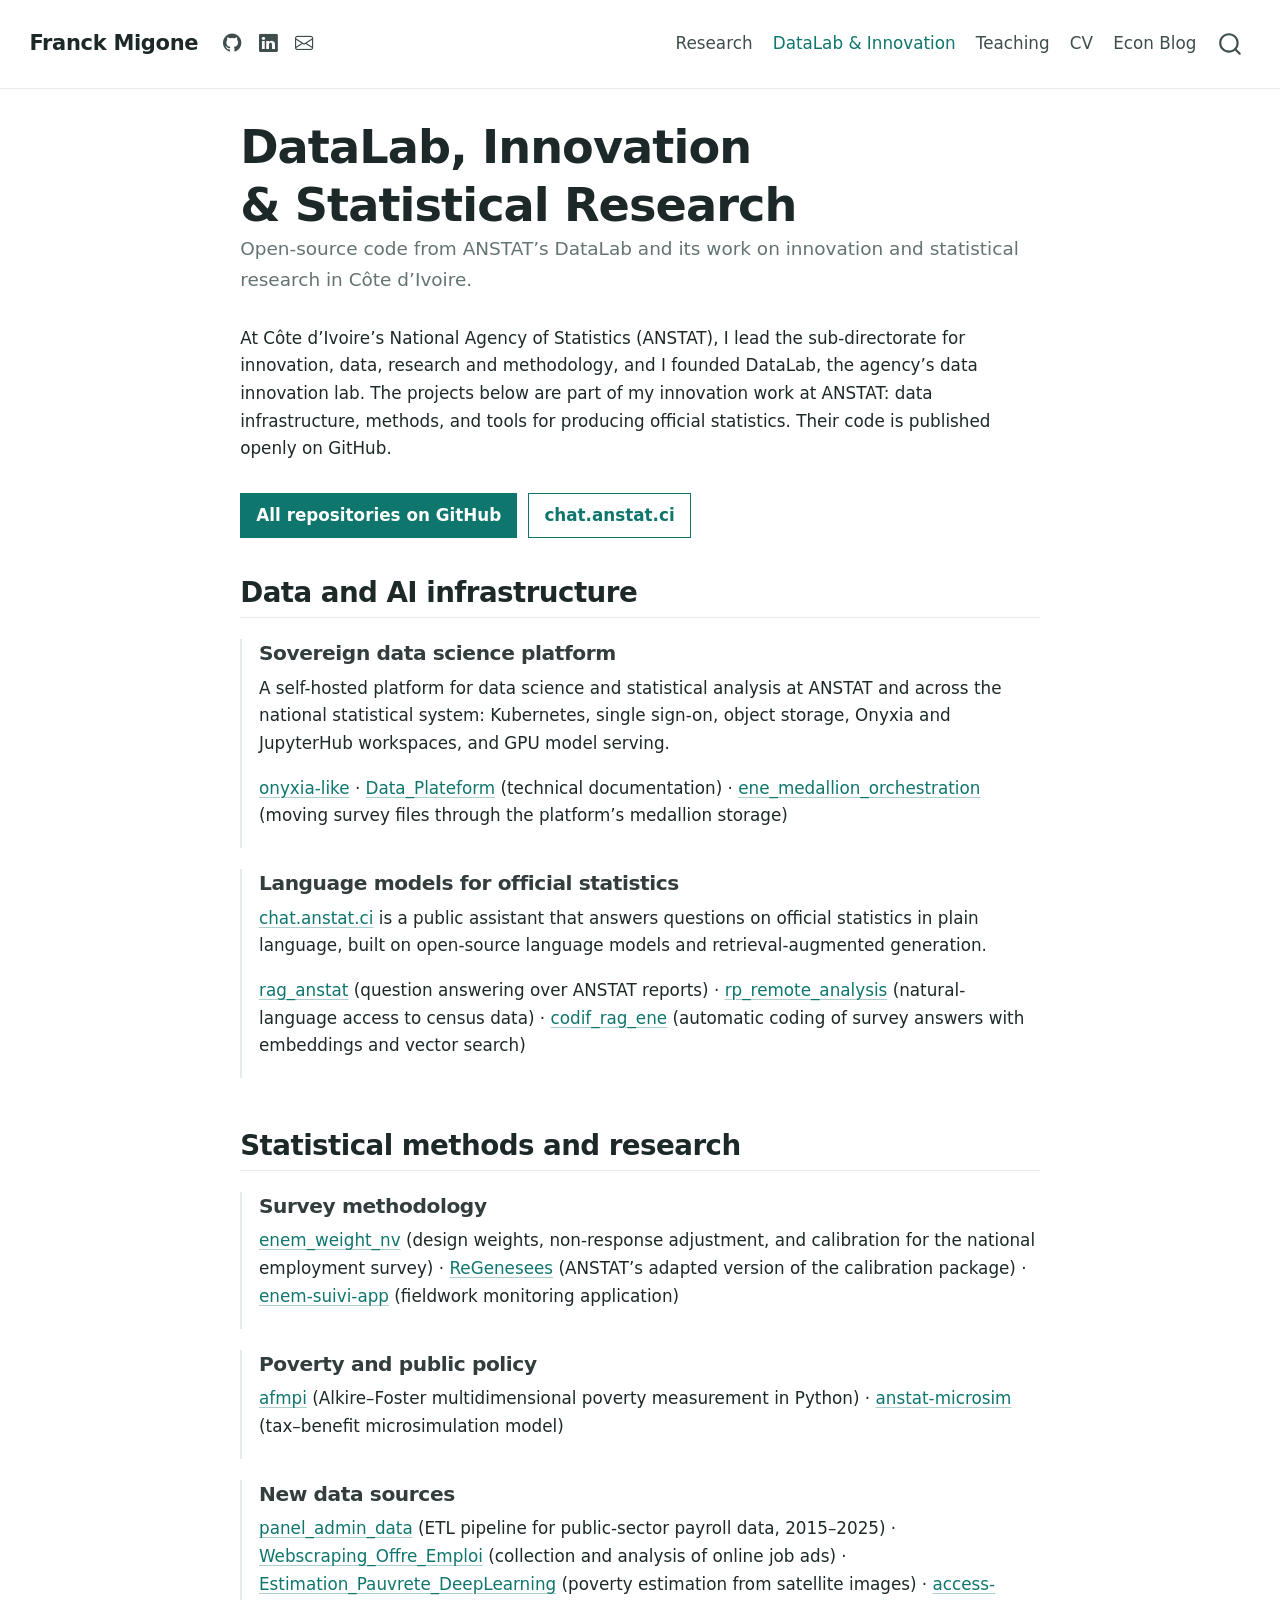
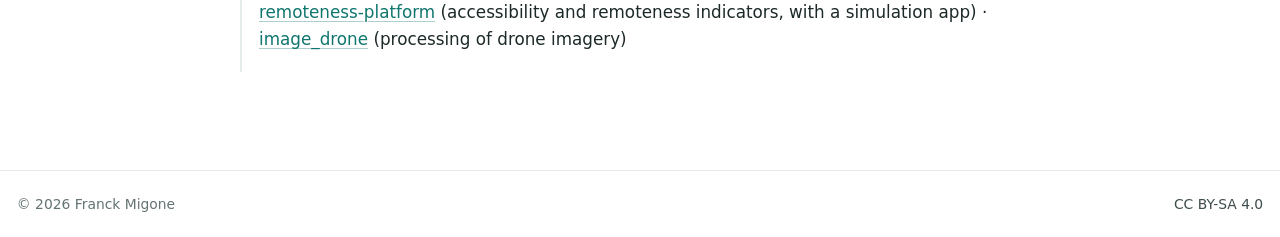
<file: docs/innovation/index.html>
<!DOCTYPE html>
<html xmlns="http://www.w3.org/1999/xhtml" lang="en" xml:lang="en"><head>

<meta charset="utf-8">
<meta name="generator" content="quarto-1.7.27">

<meta name="viewport" content="width=device-width, initial-scale=1.0, user-scalable=yes">

<meta name="description" content="Open-source code from ANSTAT’s DataLab and its work on innovation and statistical research in Côte d’Ivoire.">

<title>DataLab, Innovation &amp; Statistical Research – Franck Migone</title>
<style>
code{white-space: pre-wrap;}
span.smallcaps{font-variant: small-caps;}
div.columns{display: flex; gap: min(4vw, 1.5em);}
div.column{flex: auto; overflow-x: auto;}
div.hanging-indent{margin-left: 1.5em; text-indent: -1.5em;}
ul.task-list{list-style: none;}
ul.task-list li input[type="checkbox"] {
  width: 0.8em;
  margin: 0 0.8em 0.2em -1em; /* quarto-specific, see https://github.com/quarto-dev/quarto-cli/issues/4556 */ 
  vertical-align: middle;
}
</style>


<script src="../site_libs/quarto-nav/quarto-nav.js"></script>
<script src="../site_libs/clipboard/clipboard.min.js"></script>
<script src="../site_libs/quarto-search/autocomplete.umd.js"></script>
<script src="../site_libs/quarto-search/fuse.min.js"></script>
<script src="../site_libs/quarto-search/quarto-search.js"></script>
<meta name="quarto:offset" content="../">
<link href="../img/favicon.svg" rel="icon" type="image/svg+xml">
<script src="../site_libs/quarto-html/quarto.js" type="module"></script>
<script src="../site_libs/quarto-html/tabsets/tabsets.js" type="module"></script>
<script src="../site_libs/quarto-html/popper.min.js"></script>
<script src="../site_libs/quarto-html/tippy.umd.min.js"></script>
<script src="../site_libs/quarto-html/anchor.min.js"></script>
<link href="../site_libs/quarto-html/tippy.css" rel="stylesheet">
<link href="../site_libs/quarto-html/quarto-syntax-highlighting-985aa47af68dae11cd4d235c71fb941e.css" rel="stylesheet" id="quarto-text-highlighting-styles">
<script src="../site_libs/bootstrap/bootstrap.min.js"></script>
<link href="../site_libs/bootstrap/bootstrap-icons.css" rel="stylesheet">
<link href="../site_libs/bootstrap/bootstrap-9ff56fe0d0bbb0941a76e34eac74b4dd.min.css" rel="stylesheet" append-hash="true" id="quarto-bootstrap" data-mode="light">
<script id="quarto-search-options" type="application/json">{
  "location": "navbar",
  "copy-button": false,
  "collapse-after": 3,
  "panel-placement": "end",
  "type": "overlay",
  "limit": 50,
  "keyboard-shortcut": [
    "f",
    "/",
    "s"
  ],
  "language": {
    "search-no-results-text": "No results",
    "search-matching-documents-text": "matching documents",
    "search-copy-link-title": "Copy link to search",
    "search-hide-matches-text": "Hide additional matches",
    "search-more-match-text": "more match in this document",
    "search-more-matches-text": "more matches in this document",
    "search-clear-button-title": "Clear",
    "search-text-placeholder": "",
    "search-detached-cancel-button-title": "Cancel",
    "search-submit-button-title": "Submit",
    "search-label": "Search"
  }
}</script>
<link rel="icon" type="image/png" href="../img/favicon.png">

<link rel="icon" type="image/svg+xml" href="../img/favicon.svg">

<link rel="apple-touch-icon" href="../img/favicon.png">

<script type="application/ld+json">

{

  "@context": "https://schema.org",

  "@type": "Person",

  "name": "Franck Migone",

  "url": "https://fajzmigone.github.io",

  "image": "https://fajzmigone.github.io/img/fmigone.jpg",

  "jobTitle": "Deputy Director for Methodological Innovation",

  "description": "Economist, statistician, and PhD candidate in Economics at ENSEA, working on data, public policy, and economic development.",

  "worksFor": {

    "@type": "Organization",

    "name": "Agence Nationale de la Statistique (ANSTAT)"

  },

  "affiliation": [

    {

      "@type": "Organization",

      "name": "DataLaB, ANSTAT"

    },

    {

      "@type": "CollegeOrUniversity",

      "name": "ENSEA"

    }

  ],

  "knowsAbout": [

    "Official statistics",

    "Survey methodology",

    "Poverty measurement",

    "Labor economics",

    "Applied econometrics"

  ],

  "nationality": {

    "@type": "Country",

    "name": "Côte d'Ivoire"

  },

  "sameAs": [

    "https://github.com/fmigone",

    "https://www.linkedin.com/in/franck-migone/",

    "https://fmigone.substack.com/"

  ]

}

</script>



<meta property="og:title" content="DataLab, Innovation &amp; Statistical Research – Franck Migone">
<meta property="og:description" content="Open-source code from ANSTAT’s DataLab and its work on innovation and statistical research in Côte d’Ivoire.">
<meta property="og:image" content="https://fajzmigone.github.io/img/fmigone.jpg">
<meta property="og:site_name" content="Franck Migone">
<meta name="twitter:title" content="DataLab, Innovation &amp; Statistical Research – Franck Migone">
<meta name="twitter:description" content="Open-source code from ANSTAT’s DataLab and its work on innovation and statistical research in Côte d’Ivoire.">
<meta name="twitter:image" content="https://fajzmigone.github.io/img/fmigone.jpg">
<meta name="twitter:card" content="summary_large_image">
</head>

<body class="nav-fixed fullcontent quarto-light">

<div id="quarto-search-results"></div>
  <header id="quarto-header" class="headroom fixed-top">
    <nav class="navbar navbar-expand-lg " data-bs-theme="dark">
      <div class="navbar-container container-fluid">
      <div class="navbar-brand-container mx-auto">
    <a class="navbar-brand" href="../index.html">
    <span class="navbar-title">Franck Migone</span>
    </a>
  </div>
            <div id="quarto-search" class="" title="Search"></div>
          <button class="navbar-toggler" type="button" data-bs-toggle="collapse" data-bs-target="#navbarCollapse" aria-controls="navbarCollapse" role="menu" aria-expanded="false" aria-label="Toggle navigation" onclick="if (window.quartoToggleHeadroom) { window.quartoToggleHeadroom(); }">
  <span class="navbar-toggler-icon"></span>
</button>
          <div class="collapse navbar-collapse" id="navbarCollapse">
            <ul class="navbar-nav navbar-nav-scroll me-auto">
  <li class="nav-item compact">
    <a class="nav-link" href="https://github.com/fmigone"> <i class="bi bi-github" role="img" aria-label="GitHub">
</i> 
<span class="menu-text"></span></a>
  </li>  
  <li class="nav-item compact">
    <a class="nav-link" href="https://www.linkedin.com/in/franck-migone/"> <i class="bi bi-linkedin" role="img" aria-label="LinkedIn">
</i> 
<span class="menu-text"></span></a>
  </li>  
  <li class="nav-item compact">
    <a class="nav-link" href="mailto:migonefranck@gmail.com"> <i class="bi bi-envelope" role="img" aria-label="Email">
</i> 
<span class="menu-text"></span></a>
  </li>  
</ul>
            <ul class="navbar-nav navbar-nav-scroll ms-auto">
  <li class="nav-item">
    <a class="nav-link" href="../research/index.html"> 
<span class="menu-text">Research</span></a>
  </li>  
  <li class="nav-item">
    <a class="nav-link active" href="../innovation/index.html" aria-current="page"> 
<span class="menu-text">DataLab &amp; Innovation</span></a>
  </li>  
  <li class="nav-item">
    <a class="nav-link" href="../Useful_Ressources/index.html"> 
<span class="menu-text">Teaching</span></a>
  </li>  
  <li class="nav-item">
    <a class="nav-link" href="../cv/index.html"> 
<span class="menu-text">CV</span></a>
  </li>  
  <li class="nav-item">
    <a class="nav-link" href="https://fmigone.substack.com/"> 
<span class="menu-text">Econ Blog</span></a>
  </li>  
</ul>
          </div> <!-- /navcollapse -->
            <div class="quarto-navbar-tools">
</div>
      </div> <!-- /container-fluid -->
    </nav>
</header>
<!-- content -->
<div id="quarto-content" class="quarto-container page-columns page-rows-contents page-layout-article page-navbar">
<!-- sidebar -->
<!-- margin-sidebar -->
    
<!-- main -->
<main class="content" id="quarto-document-content">

<header id="title-block-header" class="quarto-title-block default">
<div class="quarto-title">
<h1 class="title">DataLab, Innovation &amp; Statistical Research</h1>
</div>

<div>
  <div class="description">
    Open-source code from ANSTAT’s DataLab and its work on innovation and statistical research in Côte d’Ivoire.
  </div>
</div>


<div class="quarto-title-meta">

    
  
    
  </div>
  


</header>


<p>At Côte d’Ivoire’s National Agency of Statistics (ANSTAT), I lead the sub-directorate for innovation, data, research and methodology, and I founded DataLab, the agency’s data innovation lab. The projects below are part of my innovation work at ANSTAT: data infrastructure, methods, and tools for producing official statistics. Their code is published openly on GitHub.</p>
<div class="home-actions">
<p><a href="https://github.com/cae-ins" class="btn btn-primary">All repositories on GitHub</a> <a href="https://chat.anstat.ci" class="btn btn-outline-primary">chat.anstat.ci</a></p>
</div>
<section id="data-and-ai-infrastructure" class="level2">
<h2 class="anchored" data-anchor-id="data-and-ai-infrastructure">Data and AI infrastructure</h2>
<section id="sovereign-data-science-platform" class="level3 teaching-item">
<h3 class="anchored" data-anchor-id="sovereign-data-science-platform">Sovereign data science platform</h3>
<p>A self-hosted platform for data science and statistical analysis at ANSTAT and across the national statistical system: Kubernetes, single sign-on, object storage, Onyxia and JupyterHub workspaces, and GPU model serving.</p>
<p><a href="https://github.com/cae-ins/onyxia-like">onyxia-like</a> · <a href="https://github.com/cae-ins/Data_Plateform">Data_Plateform</a> (technical documentation) · <a href="https://github.com/cae-ins/ene_medallion_orchestration">ene_medallion_orchestration</a> (moving survey files through the platform’s medallion storage)</p>
</section>
<section id="language-models-for-official-statistics" class="level3 teaching-item">
<h3 class="anchored" data-anchor-id="language-models-for-official-statistics">Language models for official statistics</h3>
<p><a href="https://chat.anstat.ci">chat.anstat.ci</a> is a public assistant that answers questions on official statistics in plain language, built on open-source language models and retrieval-augmented generation.</p>
<p><a href="https://github.com/cae-ins/rag_anstat">rag_anstat</a> (question answering over ANSTAT reports) · <a href="https://github.com/cae-ins/rp_remote_analysis">rp_remote_analysis</a> (natural-language access to census data) · <a href="https://github.com/cae-ins/codif_rag_ene">codif_rag_ene</a> (automatic coding of survey answers with embeddings and vector search)</p>
</section>
</section>
<section id="statistical-methods-and-research" class="level2">
<h2 class="anchored" data-anchor-id="statistical-methods-and-research">Statistical methods and research</h2>
<section id="survey-methodology" class="level3 teaching-item">
<h3 class="anchored" data-anchor-id="survey-methodology">Survey methodology</h3>
<p><a href="https://github.com/cae-ins/enem_weight_nv">enem_weight_nv</a> (design weights, non-response adjustment, and calibration for the national employment survey) · <a href="https://github.com/cae-ins/ReGenesees">ReGenesees</a> (ANSTAT’s adapted version of the calibration package) · <a href="https://github.com/cae-ins/enem-suivi-app">enem-suivi-app</a> (fieldwork monitoring application)</p>
</section>
<section id="poverty-and-public-policy" class="level3 teaching-item">
<h3 class="anchored" data-anchor-id="poverty-and-public-policy">Poverty and public policy</h3>
<p><a href="https://github.com/cae-ins/afmpi">afmpi</a> (Alkire–Foster multidimensional poverty measurement in Python) · <a href="https://github.com/cae-ins/anstat-microsim">anstat-microsim</a> (tax–benefit microsimulation model)</p>
</section>
<section id="new-data-sources" class="level3 teaching-item">
<h3 class="anchored" data-anchor-id="new-data-sources">New data sources</h3>
<p><a href="https://github.com/cae-ins/panel_admin_data">panel_admin_data</a> (ETL pipeline for public-sector payroll data, 2015–2025) · <a href="https://github.com/cae-ins/Webscraping_Offre_Emploi">Webscraping_Offre_Emploi</a> (collection and analysis of online job ads) · <a href="https://github.com/cae-ins/Estimation_Pauvrete_DeepLearning">Estimation_Pauvrete_DeepLearning</a> (poverty estimation from satellite images) · <a href="https://github.com/cae-ins/access-remoteness-platform">access-remoteness-platform</a> (accessibility and remoteness indicators, with a simulation app) · <a href="https://github.com/cae-ins/image_drone">image_drone</a> (processing of drone imagery)</p>
</section>


</section>

</main> <!-- /main -->
<script id="quarto-html-after-body" type="application/javascript">
  window.document.addEventListener("DOMContentLoaded", function (event) {
    const icon = "";
    const anchorJS = new window.AnchorJS();
    anchorJS.options = {
      placement: 'right',
      icon: icon
    };
    anchorJS.add('.anchored');
    const isCodeAnnotation = (el) => {
      for (const clz of el.classList) {
        if (clz.startsWith('code-annotation-')) {                     
          return true;
        }
      }
      return false;
    }
    const onCopySuccess = function(e) {
      // button target
      const button = e.trigger;
      // don't keep focus
      button.blur();
      // flash "checked"
      button.classList.add('code-copy-button-checked');
      var currentTitle = button.getAttribute("title");
      button.setAttribute("title", "Copied!");
      let tooltip;
      if (window.bootstrap) {
        button.setAttribute("data-bs-toggle", "tooltip");
        button.setAttribute("data-bs-placement", "left");
        button.setAttribute("data-bs-title", "Copied!");
        tooltip = new bootstrap.Tooltip(button, 
          { trigger: "manual", 
            customClass: "code-copy-button-tooltip",
            offset: [0, -8]});
        tooltip.show();    
      }
      setTimeout(function() {
        if (tooltip) {
          tooltip.hide();
          button.removeAttribute("data-bs-title");
          button.removeAttribute("data-bs-toggle");
          button.removeAttribute("data-bs-placement");
        }
        button.setAttribute("title", currentTitle);
        button.classList.remove('code-copy-button-checked');
      }, 1000);
      // clear code selection
      e.clearSelection();
    }
    const getTextToCopy = function(trigger) {
        const codeEl = trigger.previousElementSibling.cloneNode(true);
        for (const childEl of codeEl.children) {
          if (isCodeAnnotation(childEl)) {
            childEl.remove();
          }
        }
        return codeEl.innerText;
    }
    const clipboard = new window.ClipboardJS('.code-copy-button:not([data-in-quarto-modal])', {
      text: getTextToCopy
    });
    clipboard.on('success', onCopySuccess);
    if (window.document.getElementById('quarto-embedded-source-code-modal')) {
      const clipboardModal = new window.ClipboardJS('.code-copy-button[data-in-quarto-modal]', {
        text: getTextToCopy,
        container: window.document.getElementById('quarto-embedded-source-code-modal')
      });
      clipboardModal.on('success', onCopySuccess);
    }
      var localhostRegex = new RegExp(/^(?:http|https):\/\/localhost\:?[0-9]*\//);
      var mailtoRegex = new RegExp(/^mailto:/);
        var filterRegex = new RegExp("https:\/\/fajzmigone\.github\.io");
      var isInternal = (href) => {
          return filterRegex.test(href) || localhostRegex.test(href) || mailtoRegex.test(href);
      }
      // Inspect non-navigation links and adorn them if external
     var links = window.document.querySelectorAll('a[href]:not(.nav-link):not(.navbar-brand):not(.toc-action):not(.sidebar-link):not(.sidebar-item-toggle):not(.pagination-link):not(.no-external):not([aria-hidden]):not(.dropdown-item):not(.quarto-navigation-tool):not(.about-link)');
      for (var i=0; i<links.length; i++) {
        const link = links[i];
        if (!isInternal(link.href)) {
          // undo the damage that might have been done by quarto-nav.js in the case of
          // links that we want to consider external
          if (link.dataset.originalHref !== undefined) {
            link.href = link.dataset.originalHref;
          }
            // target, if specified
            link.setAttribute("target", "_blank");
            if (link.getAttribute("rel") === null) {
              link.setAttribute("rel", "noopener");
            }
        }
      }
    function tippyHover(el, contentFn, onTriggerFn, onUntriggerFn) {
      const config = {
        allowHTML: true,
        maxWidth: 500,
        delay: 100,
        arrow: false,
        appendTo: function(el) {
            return el.parentElement;
        },
        interactive: true,
        interactiveBorder: 10,
        theme: 'quarto',
        placement: 'bottom-start',
      };
      if (contentFn) {
        config.content = contentFn;
      }
      if (onTriggerFn) {
        config.onTrigger = onTriggerFn;
      }
      if (onUntriggerFn) {
        config.onUntrigger = onUntriggerFn;
      }
      window.tippy(el, config); 
    }
    const noterefs = window.document.querySelectorAll('a[role="doc-noteref"]');
    for (var i=0; i<noterefs.length; i++) {
      const ref = noterefs[i];
      tippyHover(ref, function() {
        // use id or data attribute instead here
        let href = ref.getAttribute('data-footnote-href') || ref.getAttribute('href');
        try { href = new URL(href).hash; } catch {}
        const id = href.replace(/^#\/?/, "");
        const note = window.document.getElementById(id);
        if (note) {
          return note.innerHTML;
        } else {
          return "";
        }
      });
    }
    const xrefs = window.document.querySelectorAll('a.quarto-xref');
    const processXRef = (id, note) => {
      // Strip column container classes
      const stripColumnClz = (el) => {
        el.classList.remove("page-full", "page-columns");
        if (el.children) {
          for (const child of el.children) {
            stripColumnClz(child);
          }
        }
      }
      stripColumnClz(note)
      if (id === null || id.startsWith('sec-')) {
        // Special case sections, only their first couple elements
        const container = document.createElement("div");
        if (note.children && note.children.length > 2) {
          container.appendChild(note.children[0].cloneNode(true));
          for (let i = 1; i < note.children.length; i++) {
            const child = note.children[i];
            if (child.tagName === "P" && child.innerText === "") {
              continue;
            } else {
              container.appendChild(child.cloneNode(true));
              break;
            }
          }
          if (window.Quarto?.typesetMath) {
            window.Quarto.typesetMath(container);
          }
          return container.innerHTML
        } else {
          if (window.Quarto?.typesetMath) {
            window.Quarto.typesetMath(note);
          }
          return note.innerHTML;
        }
      } else {
        // Remove any anchor links if they are present
        const anchorLink = note.querySelector('a.anchorjs-link');
        if (anchorLink) {
          anchorLink.remove();
        }
        if (window.Quarto?.typesetMath) {
          window.Quarto.typesetMath(note);
        }
        if (note.classList.contains("callout")) {
          return note.outerHTML;
        } else {
          return note.innerHTML;
        }
      }
    }
    for (var i=0; i<xrefs.length; i++) {
      const xref = xrefs[i];
      tippyHover(xref, undefined, function(instance) {
        instance.disable();
        let url = xref.getAttribute('href');
        let hash = undefined; 
        if (url.startsWith('#')) {
          hash = url;
        } else {
          try { hash = new URL(url).hash; } catch {}
        }
        if (hash) {
          const id = hash.replace(/^#\/?/, "");
          const note = window.document.getElementById(id);
          if (note !== null) {
            try {
              const html = processXRef(id, note.cloneNode(true));
              instance.setContent(html);
            } finally {
              instance.enable();
              instance.show();
            }
          } else {
            // See if we can fetch this
            fetch(url.split('#')[0])
            .then(res => res.text())
            .then(html => {
              const parser = new DOMParser();
              const htmlDoc = parser.parseFromString(html, "text/html");
              const note = htmlDoc.getElementById(id);
              if (note !== null) {
                const html = processXRef(id, note);
                instance.setContent(html);
              } 
            }).finally(() => {
              instance.enable();
              instance.show();
            });
          }
        } else {
          // See if we can fetch a full url (with no hash to target)
          // This is a special case and we should probably do some content thinning / targeting
          fetch(url)
          .then(res => res.text())
          .then(html => {
            const parser = new DOMParser();
            const htmlDoc = parser.parseFromString(html, "text/html");
            const note = htmlDoc.querySelector('main.content');
            if (note !== null) {
              // This should only happen for chapter cross references
              // (since there is no id in the URL)
              // remove the first header
              if (note.children.length > 0 && note.children[0].tagName === "HEADER") {
                note.children[0].remove();
              }
              const html = processXRef(null, note);
              instance.setContent(html);
            } 
          }).finally(() => {
            instance.enable();
            instance.show();
          });
        }
      }, function(instance) {
      });
    }
        let selectedAnnoteEl;
        const selectorForAnnotation = ( cell, annotation) => {
          let cellAttr = 'data-code-cell="' + cell + '"';
          let lineAttr = 'data-code-annotation="' +  annotation + '"';
          const selector = 'span[' + cellAttr + '][' + lineAttr + ']';
          return selector;
        }
        const selectCodeLines = (annoteEl) => {
          const doc = window.document;
          const targetCell = annoteEl.getAttribute("data-target-cell");
          const targetAnnotation = annoteEl.getAttribute("data-target-annotation");
          const annoteSpan = window.document.querySelector(selectorForAnnotation(targetCell, targetAnnotation));
          const lines = annoteSpan.getAttribute("data-code-lines").split(",");
          const lineIds = lines.map((line) => {
            return targetCell + "-" + line;
          })
          let top = null;
          let height = null;
          let parent = null;
          if (lineIds.length > 0) {
              //compute the position of the single el (top and bottom and make a div)
              const el = window.document.getElementById(lineIds[0]);
              top = el.offsetTop;
              height = el.offsetHeight;
              parent = el.parentElement.parentElement;
            if (lineIds.length > 1) {
              const lastEl = window.document.getElementById(lineIds[lineIds.length - 1]);
              const bottom = lastEl.offsetTop + lastEl.offsetHeight;
              height = bottom - top;
            }
            if (top !== null && height !== null && parent !== null) {
              // cook up a div (if necessary) and position it 
              let div = window.document.getElementById("code-annotation-line-highlight");
              if (div === null) {
                div = window.document.createElement("div");
                div.setAttribute("id", "code-annotation-line-highlight");
                div.style.position = 'absolute';
                parent.appendChild(div);
              }
              div.style.top = top - 2 + "px";
              div.style.height = height + 4 + "px";
              div.style.left = 0;
              let gutterDiv = window.document.getElementById("code-annotation-line-highlight-gutter");
              if (gutterDiv === null) {
                gutterDiv = window.document.createElement("div");
                gutterDiv.setAttribute("id", "code-annotation-line-highlight-gutter");
                gutterDiv.style.position = 'absolute';
                const codeCell = window.document.getElementById(targetCell);
                const gutter = codeCell.querySelector('.code-annotation-gutter');
                gutter.appendChild(gutterDiv);
              }
              gutterDiv.style.top = top - 2 + "px";
              gutterDiv.style.height = height + 4 + "px";
            }
            selectedAnnoteEl = annoteEl;
          }
        };
        const unselectCodeLines = () => {
          const elementsIds = ["code-annotation-line-highlight", "code-annotation-line-highlight-gutter"];
          elementsIds.forEach((elId) => {
            const div = window.document.getElementById(elId);
            if (div) {
              div.remove();
            }
          });
          selectedAnnoteEl = undefined;
        };
          // Handle positioning of the toggle
      window.addEventListener(
        "resize",
        throttle(() => {
          elRect = undefined;
          if (selectedAnnoteEl) {
            selectCodeLines(selectedAnnoteEl);
          }
        }, 10)
      );
      function throttle(fn, ms) {
      let throttle = false;
      let timer;
        return (...args) => {
          if(!throttle) { // first call gets through
              fn.apply(this, args);
              throttle = true;
          } else { // all the others get throttled
              if(timer) clearTimeout(timer); // cancel #2
              timer = setTimeout(() => {
                fn.apply(this, args);
                timer = throttle = false;
              }, ms);
          }
        };
      }
        // Attach click handler to the DT
        const annoteDls = window.document.querySelectorAll('dt[data-target-cell]');
        for (const annoteDlNode of annoteDls) {
          annoteDlNode.addEventListener('click', (event) => {
            const clickedEl = event.target;
            if (clickedEl !== selectedAnnoteEl) {
              unselectCodeLines();
              const activeEl = window.document.querySelector('dt[data-target-cell].code-annotation-active');
              if (activeEl) {
                activeEl.classList.remove('code-annotation-active');
              }
              selectCodeLines(clickedEl);
              clickedEl.classList.add('code-annotation-active');
            } else {
              // Unselect the line
              unselectCodeLines();
              clickedEl.classList.remove('code-annotation-active');
            }
          });
        }
    const findCites = (el) => {
      const parentEl = el.parentElement;
      if (parentEl) {
        const cites = parentEl.dataset.cites;
        if (cites) {
          return {
            el,
            cites: cites.split(' ')
          };
        } else {
          return findCites(el.parentElement)
        }
      } else {
        return undefined;
      }
    };
    var bibliorefs = window.document.querySelectorAll('a[role="doc-biblioref"]');
    for (var i=0; i<bibliorefs.length; i++) {
      const ref = bibliorefs[i];
      const citeInfo = findCites(ref);
      if (citeInfo) {
        tippyHover(citeInfo.el, function() {
          var popup = window.document.createElement('div');
          citeInfo.cites.forEach(function(cite) {
            var citeDiv = window.document.createElement('div');
            citeDiv.classList.add('hanging-indent');
            citeDiv.classList.add('csl-entry');
            var biblioDiv = window.document.getElementById('ref-' + cite);
            if (biblioDiv) {
              citeDiv.innerHTML = biblioDiv.innerHTML;
            }
            popup.appendChild(citeDiv);
          });
          return popup.innerHTML;
        });
      }
    }
  });
  </script>
</div> <!-- /content -->
<footer class="footer">
  <div class="nav-footer">
    <div class="nav-footer-left">
<p><span class="faux-block">© 2026 Franck Migone</span></p>
</div>   
    <div class="nav-footer-center">
      &nbsp;
    </div>
    <div class="nav-footer-right">
<p><a href="https://creativecommons.org/licenses/by-sa/4.0/" target="_blank">CC BY-SA 4.0</a></p>
</div>
  </div>
</footer>




</body></html>
</file>
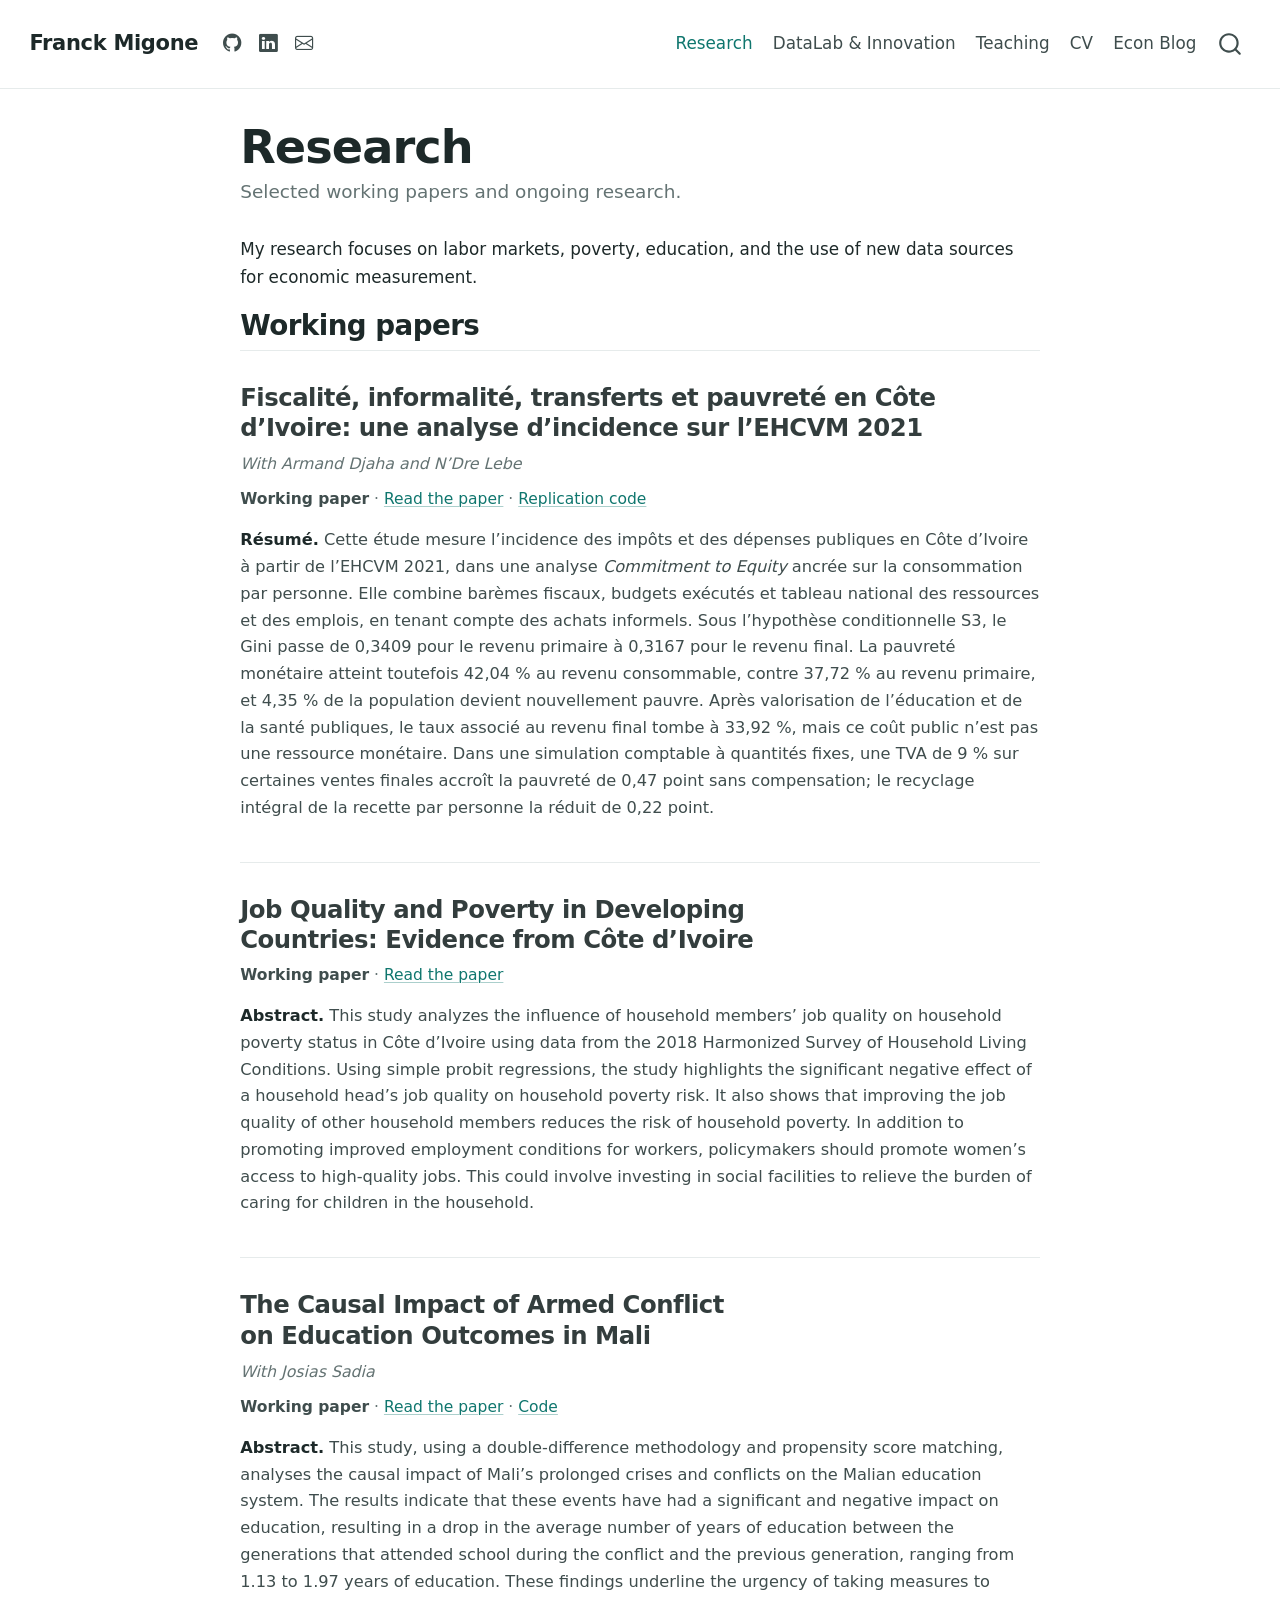
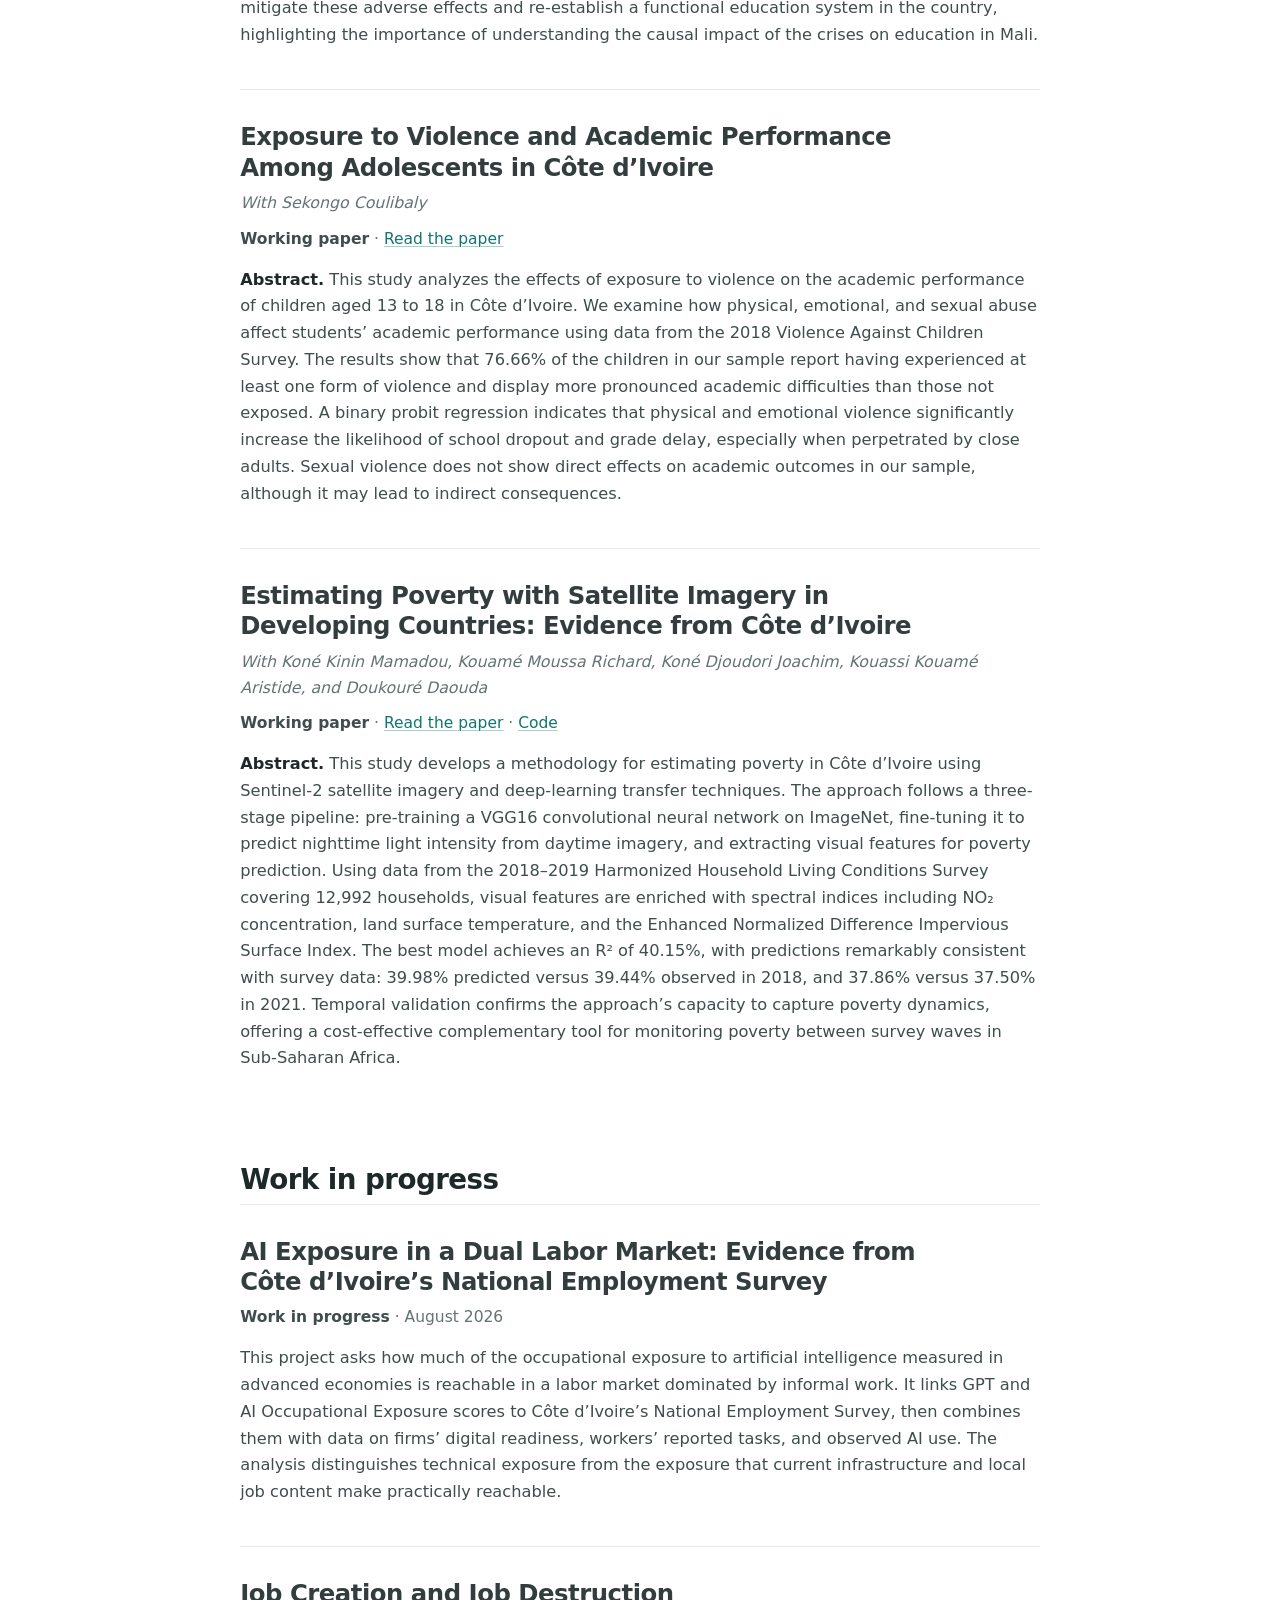
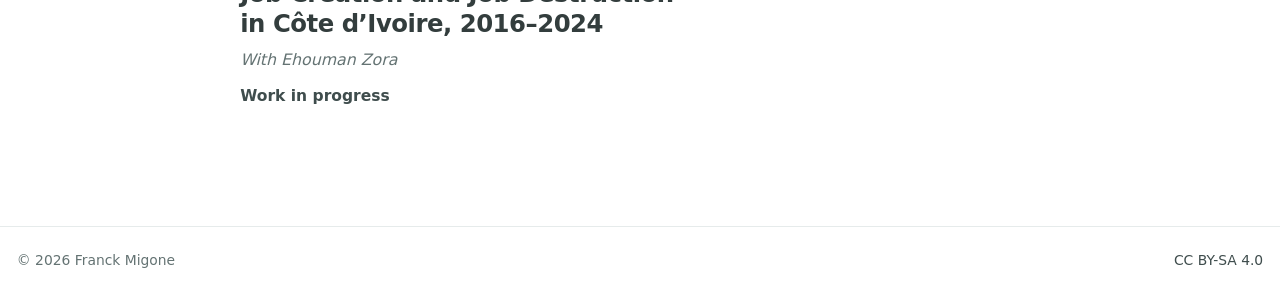
<file: docs/research/index.html>
<!DOCTYPE html>
<html xmlns="http://www.w3.org/1999/xhtml" lang="en" xml:lang="en"><head>

<meta charset="utf-8">
<meta name="generator" content="quarto-1.7.27">

<meta name="viewport" content="width=device-width, initial-scale=1.0, user-scalable=yes">

<meta name="description" content="Selected working papers and ongoing research.">

<title>Research – Franck Migone</title>
<style>
code{white-space: pre-wrap;}
span.smallcaps{font-variant: small-caps;}
div.columns{display: flex; gap: min(4vw, 1.5em);}
div.column{flex: auto; overflow-x: auto;}
div.hanging-indent{margin-left: 1.5em; text-indent: -1.5em;}
ul.task-list{list-style: none;}
ul.task-list li input[type="checkbox"] {
  width: 0.8em;
  margin: 0 0.8em 0.2em -1em; /* quarto-specific, see https://github.com/quarto-dev/quarto-cli/issues/4556 */ 
  vertical-align: middle;
}
</style>


<script src="../site_libs/quarto-nav/quarto-nav.js"></script>
<script src="../site_libs/clipboard/clipboard.min.js"></script>
<script src="../site_libs/quarto-search/autocomplete.umd.js"></script>
<script src="../site_libs/quarto-search/fuse.min.js"></script>
<script src="../site_libs/quarto-search/quarto-search.js"></script>
<meta name="quarto:offset" content="../">
<link href="../img/favicon.svg" rel="icon" type="image/svg+xml">
<script src="../site_libs/quarto-html/quarto.js" type="module"></script>
<script src="../site_libs/quarto-html/tabsets/tabsets.js" type="module"></script>
<script src="../site_libs/quarto-html/popper.min.js"></script>
<script src="../site_libs/quarto-html/tippy.umd.min.js"></script>
<script src="../site_libs/quarto-html/anchor.min.js"></script>
<link href="../site_libs/quarto-html/tippy.css" rel="stylesheet">
<link href="../site_libs/quarto-html/quarto-syntax-highlighting-985aa47af68dae11cd4d235c71fb941e.css" rel="stylesheet" id="quarto-text-highlighting-styles">
<script src="../site_libs/bootstrap/bootstrap.min.js"></script>
<link href="../site_libs/bootstrap/bootstrap-icons.css" rel="stylesheet">
<link href="../site_libs/bootstrap/bootstrap-9ff56fe0d0bbb0941a76e34eac74b4dd.min.css" rel="stylesheet" append-hash="true" id="quarto-bootstrap" data-mode="light">
<script id="quarto-search-options" type="application/json">{
  "location": "navbar",
  "copy-button": false,
  "collapse-after": 3,
  "panel-placement": "end",
  "type": "overlay",
  "limit": 50,
  "keyboard-shortcut": [
    "f",
    "/",
    "s"
  ],
  "language": {
    "search-no-results-text": "No results",
    "search-matching-documents-text": "matching documents",
    "search-copy-link-title": "Copy link to search",
    "search-hide-matches-text": "Hide additional matches",
    "search-more-match-text": "more match in this document",
    "search-more-matches-text": "more matches in this document",
    "search-clear-button-title": "Clear",
    "search-text-placeholder": "",
    "search-detached-cancel-button-title": "Cancel",
    "search-submit-button-title": "Submit",
    "search-label": "Search"
  }
}</script>
<link rel="icon" type="image/png" href="../img/favicon.png">

<link rel="icon" type="image/svg+xml" href="../img/favicon.svg">

<link rel="apple-touch-icon" href="../img/favicon.png">

<script type="application/ld+json">

{

  "@context": "https://schema.org",

  "@type": "Person",

  "name": "Franck Migone",

  "url": "https://fajzmigone.github.io",

  "image": "https://fajzmigone.github.io/img/fmigone.jpg",

  "jobTitle": "Deputy Director for Methodological Innovation",

  "description": "Economist, statistician, and PhD candidate in Economics at ENSEA, working on data, public policy, and economic development.",

  "worksFor": {

    "@type": "Organization",

    "name": "Agence Nationale de la Statistique (ANSTAT)"

  },

  "affiliation": [

    {

      "@type": "Organization",

      "name": "DataLaB, ANSTAT"

    },

    {

      "@type": "CollegeOrUniversity",

      "name": "ENSEA"

    }

  ],

  "knowsAbout": [

    "Official statistics",

    "Survey methodology",

    "Poverty measurement",

    "Labor economics",

    "Applied econometrics"

  ],

  "nationality": {

    "@type": "Country",

    "name": "Côte d'Ivoire"

  },

  "sameAs": [

    "https://github.com/fmigone",

    "https://www.linkedin.com/in/franck-migone/",

    "https://fmigone.substack.com/"

  ]

}

</script>



<meta property="og:title" content="Research – Franck Migone">
<meta property="og:description" content="Selected working papers and ongoing research.">
<meta property="og:image" content="https://fajzmigone.github.io/img/fmigone.jpg">
<meta property="og:site_name" content="Franck Migone">
<meta name="twitter:title" content="Research – Franck Migone">
<meta name="twitter:description" content="Selected working papers and ongoing research.">
<meta name="twitter:image" content="https://fajzmigone.github.io/img/fmigone.jpg">
<meta name="twitter:card" content="summary_large_image">
</head>

<body class="nav-fixed fullcontent quarto-light">

<div id="quarto-search-results"></div>
  <header id="quarto-header" class="headroom fixed-top">
    <nav class="navbar navbar-expand-lg " data-bs-theme="dark">
      <div class="navbar-container container-fluid">
      <div class="navbar-brand-container mx-auto">
    <a class="navbar-brand" href="../index.html">
    <span class="navbar-title">Franck Migone</span>
    </a>
  </div>
            <div id="quarto-search" class="" title="Search"></div>
          <button class="navbar-toggler" type="button" data-bs-toggle="collapse" data-bs-target="#navbarCollapse" aria-controls="navbarCollapse" role="menu" aria-expanded="false" aria-label="Toggle navigation" onclick="if (window.quartoToggleHeadroom) { window.quartoToggleHeadroom(); }">
  <span class="navbar-toggler-icon"></span>
</button>
          <div class="collapse navbar-collapse" id="navbarCollapse">
            <ul class="navbar-nav navbar-nav-scroll me-auto">
  <li class="nav-item compact">
    <a class="nav-link" href="https://github.com/fmigone"> <i class="bi bi-github" role="img" aria-label="GitHub">
</i> 
<span class="menu-text"></span></a>
  </li>  
  <li class="nav-item compact">
    <a class="nav-link" href="https://www.linkedin.com/in/franck-migone/"> <i class="bi bi-linkedin" role="img" aria-label="LinkedIn">
</i> 
<span class="menu-text"></span></a>
  </li>  
  <li class="nav-item compact">
    <a class="nav-link" href="mailto:migonefranck@gmail.com"> <i class="bi bi-envelope" role="img" aria-label="Email">
</i> 
<span class="menu-text"></span></a>
  </li>  
</ul>
            <ul class="navbar-nav navbar-nav-scroll ms-auto">
  <li class="nav-item">
    <a class="nav-link active" href="../research/index.html" aria-current="page"> 
<span class="menu-text">Research</span></a>
  </li>  
  <li class="nav-item">
    <a class="nav-link" href="../innovation/index.html"> 
<span class="menu-text">DataLab &amp; Innovation</span></a>
  </li>  
  <li class="nav-item">
    <a class="nav-link" href="../Useful_Ressources/index.html"> 
<span class="menu-text">Teaching</span></a>
  </li>  
  <li class="nav-item">
    <a class="nav-link" href="../cv/index.html"> 
<span class="menu-text">CV</span></a>
  </li>  
  <li class="nav-item">
    <a class="nav-link" href="https://fmigone.substack.com/"> 
<span class="menu-text">Econ Blog</span></a>
  </li>  
</ul>
          </div> <!-- /navcollapse -->
            <div class="quarto-navbar-tools">
</div>
      </div> <!-- /container-fluid -->
    </nav>
</header>
<!-- content -->
<div id="quarto-content" class="quarto-container page-columns page-rows-contents page-layout-article page-navbar">
<!-- sidebar -->
<!-- margin-sidebar -->
    
<!-- main -->
<main class="content" id="quarto-document-content">

<header id="title-block-header" class="quarto-title-block default">
<div class="quarto-title">
<h1 class="title">Research</h1>
</div>

<div>
  <div class="description">
    Selected working papers and ongoing research.
  </div>
</div>


<div class="quarto-title-meta">

    
  
    
  </div>
  


</header>


<p>My research focuses on labor markets, poverty, education, and the use of new data sources for economic measurement.</p>
<section id="working-papers" class="level2">
<h2 class="anchored" data-anchor-id="working-papers">Working papers</h2>
<section id="fiscalité-informalité-transferts-et-pauvreté-en-côte-divoire-une-analyse-dincidence-sur-lehcvm-2021" class="level3 research-item">
<h3 class="anchored" data-anchor-id="fiscalité-informalité-transferts-et-pauvreté-en-côte-divoire-une-analyse-dincidence-sur-lehcvm-2021">Fiscalité, informalité, transferts et pauvreté en Côte d’Ivoire: une analyse d’incidence sur l’EHCVM 2021</h3>
<p><span class="paper-authors"><em>With Armand Djaha and N’Dre Lebe</em></span></p>
<p><span class="paper-meta"><strong>Working paper</strong> · <a href="papers/fiscalite-informalite-transferts-pauvrete-cote-ivoire-2026.pdf">Read the paper</a> · <a href="https://github.com/cae-ins/anstat-microsim">Replication code</a></span></p>
<div class="paper-abstract" lang="fr">
<p><em>Résumé.</em> Cette étude mesure l’incidence des impôts et des dépenses publiques en Côte d’Ivoire à partir de l’EHCVM 2021, dans une analyse <em>Commitment to Equity</em> ancrée sur la consommation par personne. Elle combine barèmes fiscaux, budgets exécutés et tableau national des ressources et des emplois, en tenant compte des achats informels. Sous l’hypothèse conditionnelle S3, le Gini passe de 0,3409 pour le revenu primaire à 0,3167 pour le revenu final. La pauvreté monétaire atteint toutefois 42,04 % au revenu consommable, contre 37,72 % au revenu primaire, et 4,35 % de la population devient nouvellement pauvre. Après valorisation de l’éducation et de la santé publiques, le taux associé au revenu final tombe à 33,92 %, mais ce coût public n’est pas une ressource monétaire. Dans une simulation comptable à quantités fixes, une TVA de 9 % sur certaines ventes finales accroît la pauvreté de 0,47 point sans compensation; le recyclage intégral de la recette par personne la réduit de 0,22 point.</p>
</div>
</section>
<section id="job-quality-and-poverty-in-developing-countries-evidence-from-côte-divoire" class="level3 research-item">
<h3 class="anchored" data-anchor-id="job-quality-and-poverty-in-developing-countries-evidence-from-côte-divoire">Job Quality and Poverty in Developing Countries: Evidence from Côte d’Ivoire</h3>
<p><span class="paper-meta"><strong>Working paper</strong> · <a href="https://drive.google.com/file/d/1jo8JqBBzvfliCmEQC0UG4NHShR-NiNCe/view?usp=sharing">Read the paper</a></span></p>
<div class="paper-abstract">
<p><em>Abstract.</em> This study analyzes the influence of household members’ job quality on household poverty status in Côte d’Ivoire using data from the 2018 Harmonized Survey of Household Living Conditions. Using simple probit regressions, the study highlights the significant negative effect of a household head’s job quality on household poverty risk. It also shows that improving the job quality of other household members reduces the risk of household poverty. In addition to promoting improved employment conditions for workers, policymakers should promote women’s access to high-quality jobs. This could involve investing in social facilities to relieve the burden of caring for children in the household.</p>
</div>
</section>
<section id="the-causal-impact-of-armed-conflict-on-education-outcomes-in-mali" class="level3 research-item">
<h3 class="anchored" data-anchor-id="the-causal-impact-of-armed-conflict-on-education-outcomes-in-mali">The Causal Impact of Armed Conflict on Education Outcomes in Mali</h3>
<p><span class="paper-authors"><em>With Josias Sadia</em></span></p>
<p><span class="paper-meta"><strong>Working paper</strong> · <a href="https://drive.google.com/file/d/1kvELyRo6ru2XATIfZkzbS5NQ27Km8HPY/view?usp=sharing">Read the paper</a> · <a href="https://github.com/cae-ins/Conflict_Education_Mali">Code</a></span></p>
<div class="paper-abstract">
<p><em>Abstract.</em> This study, using a double-difference methodology and propensity score matching, analyses the causal impact of Mali’s prolonged crises and conflicts on the Malian education system. The results indicate that these events have had a significant and negative impact on education, resulting in a drop in the average number of years of education between the generations that attended school during the conflict and the previous generation, ranging from 1.13 to 1.97 years of education. These findings underline the urgency of taking measures to mitigate these adverse effects and re-establish a functional education system in the country, highlighting the importance of understanding the causal impact of the crises on education in Mali.</p>
</div>
</section>
<section id="exposure-to-violence-and-academic-performance-among-adolescents-in-côte-divoire" class="level3 research-item">
<h3 class="anchored" data-anchor-id="exposure-to-violence-and-academic-performance-among-adolescents-in-côte-divoire">Exposure to Violence and Academic Performance Among Adolescents in Côte d’Ivoire</h3>
<p><span class="paper-authors"><em>With Sekongo Coulibaly</em></span></p>
<p><span class="paper-meta"><strong>Working paper</strong> · <a href="https://drive.google.com/file/d/1hsOuKR41ZenMkJwZHB-_QiBoDGeIZ5N1/view?usp=sharing">Read the paper</a></span></p>
<div class="paper-abstract">
<p><em>Abstract.</em> This study analyzes the effects of exposure to violence on the academic performance of children aged 13 to 18 in Côte d’Ivoire. We examine how physical, emotional, and sexual abuse affect students’ academic performance using data from the 2018 Violence Against Children Survey. The results show that 76.66% of the children in our sample report having experienced at least one form of violence and display more pronounced academic difficulties than those not exposed. A binary probit regression indicates that physical and emotional violence significantly increase the likelihood of school dropout and grade delay, especially when perpetrated by close adults. Sexual violence does not show direct effects on academic outcomes in our sample, although it may lead to indirect consequences.</p>
</div>
</section>
<section id="estimating-poverty-with-satellite-imagery-in-developing-countries-evidence-from-côte-divoire" class="level3 research-item">
<h3 class="anchored" data-anchor-id="estimating-poverty-with-satellite-imagery-in-developing-countries-evidence-from-côte-divoire">Estimating Poverty with Satellite Imagery in Developing Countries: Evidence from Côte d’Ivoire</h3>
<p><span class="paper-authors"><em>With Koné Kinin Mamadou, Kouamé Moussa Richard, Koné Djoudori Joachim, Kouassi Kouamé Aristide, and Doukouré Daouda</em></span></p>
<p><span class="paper-meta"><strong>Working paper</strong> · <a href="https://gouvci-my.sharepoint.com/:b:/g/personal/j_migone_stat_plan_gouv_ci/IQCuKg5LwElMSKoG3dK40V69AcFoFGnZSRnBp4MiBgEz0wk?e=tdONmd">Read the paper</a> · <a href="https://github.com/cae-ins/Estimation_Pauvrete_DeepLearning">Code</a></span></p>
<div class="paper-abstract">
<p><em>Abstract.</em> This study develops a methodology for estimating poverty in Côte d’Ivoire using Sentinel-2 satellite imagery and deep-learning transfer techniques. The approach follows a three-stage pipeline: pre-training a VGG16 convolutional neural network on ImageNet, fine-tuning it to predict nighttime light intensity from daytime imagery, and extracting visual features for poverty prediction. Using data from the 2018–2019 Harmonized Household Living Conditions Survey covering 12,992 households, visual features are enriched with spectral indices including NO₂ concentration, land surface temperature, and the Enhanced Normalized Difference Impervious Surface Index. The best model achieves an R² of 40.15%, with predictions remarkably consistent with survey data: 39.98% predicted versus 39.44% observed in 2018, and 37.86% versus 37.50% in 2021. Temporal validation confirms the approach’s capacity to capture poverty dynamics, offering a cost-effective complementary tool for monitoring poverty between survey waves in Sub-Saharan Africa.</p>
</div>
</section>
</section>
<section id="work-in-progress" class="level2">
<h2 class="anchored" data-anchor-id="work-in-progress">Work in progress</h2>
<section id="ai-exposure-in-a-dual-labor-market-evidence-from-côte-divoires-national-employment-survey" class="level3 research-item">
<h3 class="anchored" data-anchor-id="ai-exposure-in-a-dual-labor-market-evidence-from-côte-divoires-national-employment-survey">AI Exposure in a Dual Labor Market: Evidence from Côte d’Ivoire’s National Employment Survey</h3>
<p><span class="paper-meta"><strong>Work in progress</strong> · August 2026</span></p>
<div class="paper-abstract">
<p>This project asks how much of the occupational exposure to artificial intelligence measured in advanced economies is reachable in a labor market dominated by informal work. It links GPT and AI Occupational Exposure scores to Côte d’Ivoire’s National Employment Survey, then combines them with data on firms’ digital readiness, workers’ reported tasks, and observed AI use. The analysis distinguishes technical exposure from the exposure that current infrastructure and local job content make practically reachable.</p>
</div>
</section>
<section id="job-creation-and-job-destruction-in-côte-divoire-20162024" class="level3 research-item">
<h3 class="anchored" data-anchor-id="job-creation-and-job-destruction-in-côte-divoire-20162024">Job Creation and Job Destruction in Côte d’Ivoire, 2016–2024</h3>
<p><span class="paper-authors"><em>With Ehouman Zora</em></span></p>
<p><span class="paper-meta"><strong>Work in progress</strong></span></p>
</section>


</section>

</main> <!-- /main -->
<script id="quarto-html-after-body" type="application/javascript">
  window.document.addEventListener("DOMContentLoaded", function (event) {
    const icon = "";
    const anchorJS = new window.AnchorJS();
    anchorJS.options = {
      placement: 'right',
      icon: icon
    };
    anchorJS.add('.anchored');
    const isCodeAnnotation = (el) => {
      for (const clz of el.classList) {
        if (clz.startsWith('code-annotation-')) {                     
          return true;
        }
      }
      return false;
    }
    const onCopySuccess = function(e) {
      // button target
      const button = e.trigger;
      // don't keep focus
      button.blur();
      // flash "checked"
      button.classList.add('code-copy-button-checked');
      var currentTitle = button.getAttribute("title");
      button.setAttribute("title", "Copied!");
      let tooltip;
      if (window.bootstrap) {
        button.setAttribute("data-bs-toggle", "tooltip");
        button.setAttribute("data-bs-placement", "left");
        button.setAttribute("data-bs-title", "Copied!");
        tooltip = new bootstrap.Tooltip(button, 
          { trigger: "manual", 
            customClass: "code-copy-button-tooltip",
            offset: [0, -8]});
        tooltip.show();    
      }
      setTimeout(function() {
        if (tooltip) {
          tooltip.hide();
          button.removeAttribute("data-bs-title");
          button.removeAttribute("data-bs-toggle");
          button.removeAttribute("data-bs-placement");
        }
        button.setAttribute("title", currentTitle);
        button.classList.remove('code-copy-button-checked');
      }, 1000);
      // clear code selection
      e.clearSelection();
    }
    const getTextToCopy = function(trigger) {
        const codeEl = trigger.previousElementSibling.cloneNode(true);
        for (const childEl of codeEl.children) {
          if (isCodeAnnotation(childEl)) {
            childEl.remove();
          }
        }
        return codeEl.innerText;
    }
    const clipboard = new window.ClipboardJS('.code-copy-button:not([data-in-quarto-modal])', {
      text: getTextToCopy
    });
    clipboard.on('success', onCopySuccess);
    if (window.document.getElementById('quarto-embedded-source-code-modal')) {
      const clipboardModal = new window.ClipboardJS('.code-copy-button[data-in-quarto-modal]', {
        text: getTextToCopy,
        container: window.document.getElementById('quarto-embedded-source-code-modal')
      });
      clipboardModal.on('success', onCopySuccess);
    }
      var localhostRegex = new RegExp(/^(?:http|https):\/\/localhost\:?[0-9]*\//);
      var mailtoRegex = new RegExp(/^mailto:/);
        var filterRegex = new RegExp("https:\/\/fajzmigone\.github\.io");
      var isInternal = (href) => {
          return filterRegex.test(href) || localhostRegex.test(href) || mailtoRegex.test(href);
      }
      // Inspect non-navigation links and adorn them if external
     var links = window.document.querySelectorAll('a[href]:not(.nav-link):not(.navbar-brand):not(.toc-action):not(.sidebar-link):not(.sidebar-item-toggle):not(.pagination-link):not(.no-external):not([aria-hidden]):not(.dropdown-item):not(.quarto-navigation-tool):not(.about-link)');
      for (var i=0; i<links.length; i++) {
        const link = links[i];
        if (!isInternal(link.href)) {
          // undo the damage that might have been done by quarto-nav.js in the case of
          // links that we want to consider external
          if (link.dataset.originalHref !== undefined) {
            link.href = link.dataset.originalHref;
          }
            // target, if specified
            link.setAttribute("target", "_blank");
            if (link.getAttribute("rel") === null) {
              link.setAttribute("rel", "noopener");
            }
        }
      }
    function tippyHover(el, contentFn, onTriggerFn, onUntriggerFn) {
      const config = {
        allowHTML: true,
        maxWidth: 500,
        delay: 100,
        arrow: false,
        appendTo: function(el) {
            return el.parentElement;
        },
        interactive: true,
        interactiveBorder: 10,
        theme: 'quarto',
        placement: 'bottom-start',
      };
      if (contentFn) {
        config.content = contentFn;
      }
      if (onTriggerFn) {
        config.onTrigger = onTriggerFn;
      }
      if (onUntriggerFn) {
        config.onUntrigger = onUntriggerFn;
      }
      window.tippy(el, config); 
    }
    const noterefs = window.document.querySelectorAll('a[role="doc-noteref"]');
    for (var i=0; i<noterefs.length; i++) {
      const ref = noterefs[i];
      tippyHover(ref, function() {
        // use id or data attribute instead here
        let href = ref.getAttribute('data-footnote-href') || ref.getAttribute('href');
        try { href = new URL(href).hash; } catch {}
        const id = href.replace(/^#\/?/, "");
        const note = window.document.getElementById(id);
        if (note) {
          return note.innerHTML;
        } else {
          return "";
        }
      });
    }
    const xrefs = window.document.querySelectorAll('a.quarto-xref');
    const processXRef = (id, note) => {
      // Strip column container classes
      const stripColumnClz = (el) => {
        el.classList.remove("page-full", "page-columns");
        if (el.children) {
          for (const child of el.children) {
            stripColumnClz(child);
          }
        }
      }
      stripColumnClz(note)
      if (id === null || id.startsWith('sec-')) {
        // Special case sections, only their first couple elements
        const container = document.createElement("div");
        if (note.children && note.children.length > 2) {
          container.appendChild(note.children[0].cloneNode(true));
          for (let i = 1; i < note.children.length; i++) {
            const child = note.children[i];
            if (child.tagName === "P" && child.innerText === "") {
              continue;
            } else {
              container.appendChild(child.cloneNode(true));
              break;
            }
          }
          if (window.Quarto?.typesetMath) {
            window.Quarto.typesetMath(container);
          }
          return container.innerHTML
        } else {
          if (window.Quarto?.typesetMath) {
            window.Quarto.typesetMath(note);
          }
          return note.innerHTML;
        }
      } else {
        // Remove any anchor links if they are present
        const anchorLink = note.querySelector('a.anchorjs-link');
        if (anchorLink) {
          anchorLink.remove();
        }
        if (window.Quarto?.typesetMath) {
          window.Quarto.typesetMath(note);
        }
        if (note.classList.contains("callout")) {
          return note.outerHTML;
        } else {
          return note.innerHTML;
        }
      }
    }
    for (var i=0; i<xrefs.length; i++) {
      const xref = xrefs[i];
      tippyHover(xref, undefined, function(instance) {
        instance.disable();
        let url = xref.getAttribute('href');
        let hash = undefined; 
        if (url.startsWith('#')) {
          hash = url;
        } else {
          try { hash = new URL(url).hash; } catch {}
        }
        if (hash) {
          const id = hash.replace(/^#\/?/, "");
          const note = window.document.getElementById(id);
          if (note !== null) {
            try {
              const html = processXRef(id, note.cloneNode(true));
              instance.setContent(html);
            } finally {
              instance.enable();
              instance.show();
            }
          } else {
            // See if we can fetch this
            fetch(url.split('#')[0])
            .then(res => res.text())
            .then(html => {
              const parser = new DOMParser();
              const htmlDoc = parser.parseFromString(html, "text/html");
              const note = htmlDoc.getElementById(id);
              if (note !== null) {
                const html = processXRef(id, note);
                instance.setContent(html);
              } 
            }).finally(() => {
              instance.enable();
              instance.show();
            });
          }
        } else {
          // See if we can fetch a full url (with no hash to target)
          // This is a special case and we should probably do some content thinning / targeting
          fetch(url)
          .then(res => res.text())
          .then(html => {
            const parser = new DOMParser();
            const htmlDoc = parser.parseFromString(html, "text/html");
            const note = htmlDoc.querySelector('main.content');
            if (note !== null) {
              // This should only happen for chapter cross references
              // (since there is no id in the URL)
              // remove the first header
              if (note.children.length > 0 && note.children[0].tagName === "HEADER") {
                note.children[0].remove();
              }
              const html = processXRef(null, note);
              instance.setContent(html);
            } 
          }).finally(() => {
            instance.enable();
            instance.show();
          });
        }
      }, function(instance) {
      });
    }
        let selectedAnnoteEl;
        const selectorForAnnotation = ( cell, annotation) => {
          let cellAttr = 'data-code-cell="' + cell + '"';
          let lineAttr = 'data-code-annotation="' +  annotation + '"';
          const selector = 'span[' + cellAttr + '][' + lineAttr + ']';
          return selector;
        }
        const selectCodeLines = (annoteEl) => {
          const doc = window.document;
          const targetCell = annoteEl.getAttribute("data-target-cell");
          const targetAnnotation = annoteEl.getAttribute("data-target-annotation");
          const annoteSpan = window.document.querySelector(selectorForAnnotation(targetCell, targetAnnotation));
          const lines = annoteSpan.getAttribute("data-code-lines").split(",");
          const lineIds = lines.map((line) => {
            return targetCell + "-" + line;
          })
          let top = null;
          let height = null;
          let parent = null;
          if (lineIds.length > 0) {
              //compute the position of the single el (top and bottom and make a div)
              const el = window.document.getElementById(lineIds[0]);
              top = el.offsetTop;
              height = el.offsetHeight;
              parent = el.parentElement.parentElement;
            if (lineIds.length > 1) {
              const lastEl = window.document.getElementById(lineIds[lineIds.length - 1]);
              const bottom = lastEl.offsetTop + lastEl.offsetHeight;
              height = bottom - top;
            }
            if (top !== null && height !== null && parent !== null) {
              // cook up a div (if necessary) and position it 
              let div = window.document.getElementById("code-annotation-line-highlight");
              if (div === null) {
                div = window.document.createElement("div");
                div.setAttribute("id", "code-annotation-line-highlight");
                div.style.position = 'absolute';
                parent.appendChild(div);
              }
              div.style.top = top - 2 + "px";
              div.style.height = height + 4 + "px";
              div.style.left = 0;
              let gutterDiv = window.document.getElementById("code-annotation-line-highlight-gutter");
              if (gutterDiv === null) {
                gutterDiv = window.document.createElement("div");
                gutterDiv.setAttribute("id", "code-annotation-line-highlight-gutter");
                gutterDiv.style.position = 'absolute';
                const codeCell = window.document.getElementById(targetCell);
                const gutter = codeCell.querySelector('.code-annotation-gutter');
                gutter.appendChild(gutterDiv);
              }
              gutterDiv.style.top = top - 2 + "px";
              gutterDiv.style.height = height + 4 + "px";
            }
            selectedAnnoteEl = annoteEl;
          }
        };
        const unselectCodeLines = () => {
          const elementsIds = ["code-annotation-line-highlight", "code-annotation-line-highlight-gutter"];
          elementsIds.forEach((elId) => {
            const div = window.document.getElementById(elId);
            if (div) {
              div.remove();
            }
          });
          selectedAnnoteEl = undefined;
        };
          // Handle positioning of the toggle
      window.addEventListener(
        "resize",
        throttle(() => {
          elRect = undefined;
          if (selectedAnnoteEl) {
            selectCodeLines(selectedAnnoteEl);
          }
        }, 10)
      );
      function throttle(fn, ms) {
      let throttle = false;
      let timer;
        return (...args) => {
          if(!throttle) { // first call gets through
              fn.apply(this, args);
              throttle = true;
          } else { // all the others get throttled
              if(timer) clearTimeout(timer); // cancel #2
              timer = setTimeout(() => {
                fn.apply(this, args);
                timer = throttle = false;
              }, ms);
          }
        };
      }
        // Attach click handler to the DT
        const annoteDls = window.document.querySelectorAll('dt[data-target-cell]');
        for (const annoteDlNode of annoteDls) {
          annoteDlNode.addEventListener('click', (event) => {
            const clickedEl = event.target;
            if (clickedEl !== selectedAnnoteEl) {
              unselectCodeLines();
              const activeEl = window.document.querySelector('dt[data-target-cell].code-annotation-active');
              if (activeEl) {
                activeEl.classList.remove('code-annotation-active');
              }
              selectCodeLines(clickedEl);
              clickedEl.classList.add('code-annotation-active');
            } else {
              // Unselect the line
              unselectCodeLines();
              clickedEl.classList.remove('code-annotation-active');
            }
          });
        }
    const findCites = (el) => {
      const parentEl = el.parentElement;
      if (parentEl) {
        const cites = parentEl.dataset.cites;
        if (cites) {
          return {
            el,
            cites: cites.split(' ')
          };
        } else {
          return findCites(el.parentElement)
        }
      } else {
        return undefined;
      }
    };
    var bibliorefs = window.document.querySelectorAll('a[role="doc-biblioref"]');
    for (var i=0; i<bibliorefs.length; i++) {
      const ref = bibliorefs[i];
      const citeInfo = findCites(ref);
      if (citeInfo) {
        tippyHover(citeInfo.el, function() {
          var popup = window.document.createElement('div');
          citeInfo.cites.forEach(function(cite) {
            var citeDiv = window.document.createElement('div');
            citeDiv.classList.add('hanging-indent');
            citeDiv.classList.add('csl-entry');
            var biblioDiv = window.document.getElementById('ref-' + cite);
            if (biblioDiv) {
              citeDiv.innerHTML = biblioDiv.innerHTML;
            }
            popup.appendChild(citeDiv);
          });
          return popup.innerHTML;
        });
      }
    }
  });
  </script>
</div> <!-- /content -->
<footer class="footer">
  <div class="nav-footer">
    <div class="nav-footer-left">
<p><span class="faux-block">© 2026 Franck Migone</span></p>
</div>   
    <div class="nav-footer-center">
      &nbsp;
    </div>
    <div class="nav-footer-right">
<p><a href="https://creativecommons.org/licenses/by-sa/4.0/" target="_blank">CC BY-SA 4.0</a></p>
</div>
  </div>
</footer>




</body></html>
</file>
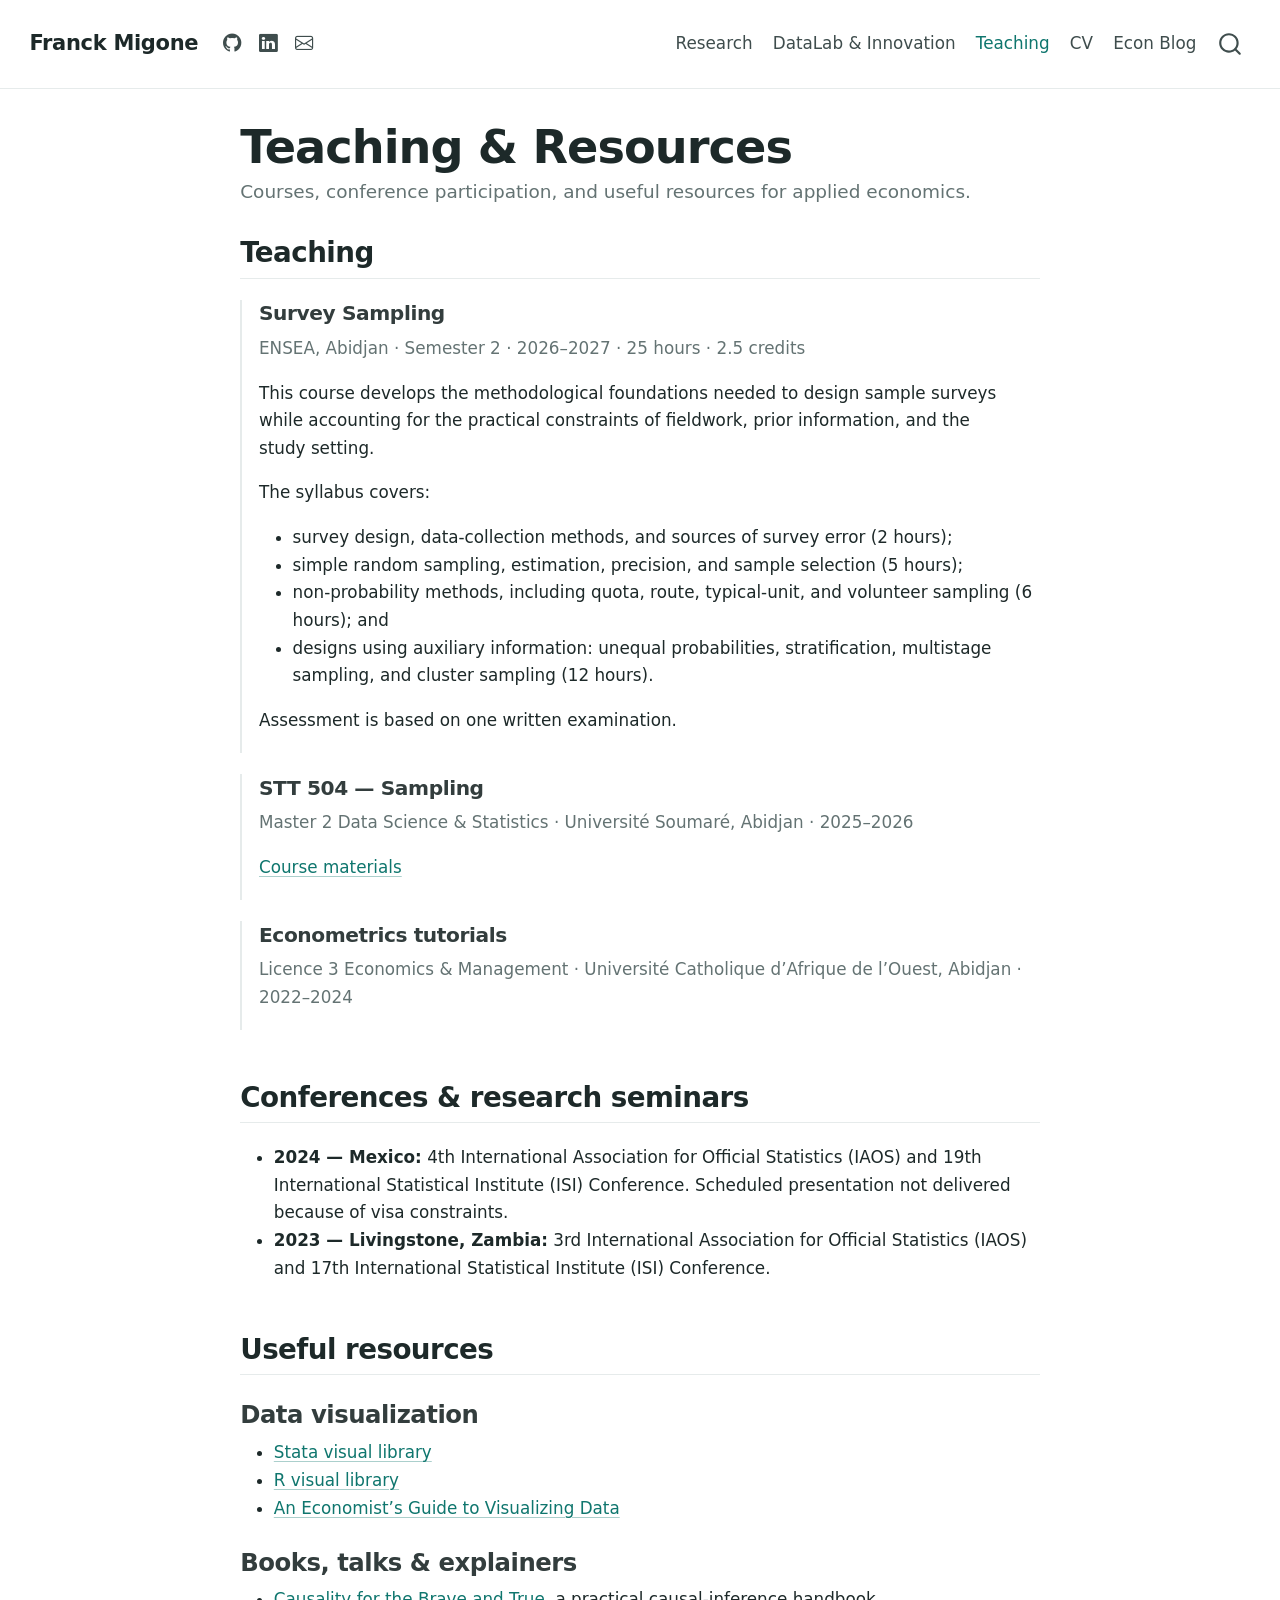
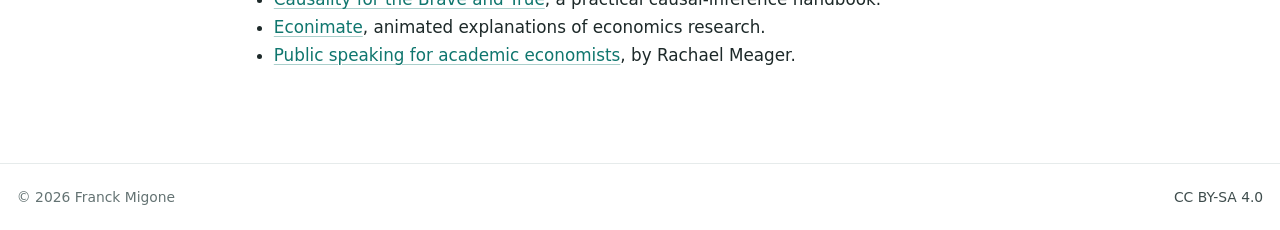
<file: docs/Useful_Ressources/index.html>
<!DOCTYPE html>
<html xmlns="http://www.w3.org/1999/xhtml" lang="en" xml:lang="en"><head>

<meta charset="utf-8">
<meta name="generator" content="quarto-1.7.27">

<meta name="viewport" content="width=device-width, initial-scale=1.0, user-scalable=yes">

<meta name="description" content="Courses, conference participation, and useful resources for applied economics.">

<title>Teaching &amp; Resources – Franck Migone</title>
<style>
code{white-space: pre-wrap;}
span.smallcaps{font-variant: small-caps;}
div.columns{display: flex; gap: min(4vw, 1.5em);}
div.column{flex: auto; overflow-x: auto;}
div.hanging-indent{margin-left: 1.5em; text-indent: -1.5em;}
ul.task-list{list-style: none;}
ul.task-list li input[type="checkbox"] {
  width: 0.8em;
  margin: 0 0.8em 0.2em -1em; /* quarto-specific, see https://github.com/quarto-dev/quarto-cli/issues/4556 */ 
  vertical-align: middle;
}
</style>


<script src="../site_libs/quarto-nav/quarto-nav.js"></script>
<script src="../site_libs/clipboard/clipboard.min.js"></script>
<script src="../site_libs/quarto-search/autocomplete.umd.js"></script>
<script src="../site_libs/quarto-search/fuse.min.js"></script>
<script src="../site_libs/quarto-search/quarto-search.js"></script>
<meta name="quarto:offset" content="../">
<link href="../img/favicon.svg" rel="icon" type="image/svg+xml">
<script src="../site_libs/quarto-html/quarto.js" type="module"></script>
<script src="../site_libs/quarto-html/tabsets/tabsets.js" type="module"></script>
<script src="../site_libs/quarto-html/popper.min.js"></script>
<script src="../site_libs/quarto-html/tippy.umd.min.js"></script>
<script src="../site_libs/quarto-html/anchor.min.js"></script>
<link href="../site_libs/quarto-html/tippy.css" rel="stylesheet">
<link href="../site_libs/quarto-html/quarto-syntax-highlighting-985aa47af68dae11cd4d235c71fb941e.css" rel="stylesheet" id="quarto-text-highlighting-styles">
<script src="../site_libs/bootstrap/bootstrap.min.js"></script>
<link href="../site_libs/bootstrap/bootstrap-icons.css" rel="stylesheet">
<link href="../site_libs/bootstrap/bootstrap-9ff56fe0d0bbb0941a76e34eac74b4dd.min.css" rel="stylesheet" append-hash="true" id="quarto-bootstrap" data-mode="light">
<script id="quarto-search-options" type="application/json">{
  "location": "navbar",
  "copy-button": false,
  "collapse-after": 3,
  "panel-placement": "end",
  "type": "overlay",
  "limit": 50,
  "keyboard-shortcut": [
    "f",
    "/",
    "s"
  ],
  "language": {
    "search-no-results-text": "No results",
    "search-matching-documents-text": "matching documents",
    "search-copy-link-title": "Copy link to search",
    "search-hide-matches-text": "Hide additional matches",
    "search-more-match-text": "more match in this document",
    "search-more-matches-text": "more matches in this document",
    "search-clear-button-title": "Clear",
    "search-text-placeholder": "",
    "search-detached-cancel-button-title": "Cancel",
    "search-submit-button-title": "Submit",
    "search-label": "Search"
  }
}</script>
<link rel="icon" type="image/png" href="../img/favicon.png">

<link rel="icon" type="image/svg+xml" href="../img/favicon.svg">

<link rel="apple-touch-icon" href="../img/favicon.png">

<script type="application/ld+json">

{

  "@context": "https://schema.org",

  "@type": "Person",

  "name": "Franck Migone",

  "url": "https://fajzmigone.github.io",

  "image": "https://fajzmigone.github.io/img/fmigone.jpg",

  "jobTitle": "Deputy Director for Methodological Innovation",

  "description": "Economist, statistician, and PhD candidate in Economics at ENSEA, working on data, public policy, and economic development.",

  "worksFor": {

    "@type": "Organization",

    "name": "Agence Nationale de la Statistique (ANSTAT)"

  },

  "affiliation": [

    {

      "@type": "Organization",

      "name": "DataLaB, ANSTAT"

    },

    {

      "@type": "CollegeOrUniversity",

      "name": "ENSEA"

    }

  ],

  "knowsAbout": [

    "Official statistics",

    "Survey methodology",

    "Poverty measurement",

    "Labor economics",

    "Applied econometrics"

  ],

  "nationality": {

    "@type": "Country",

    "name": "Côte d'Ivoire"

  },

  "sameAs": [

    "https://github.com/fmigone",

    "https://www.linkedin.com/in/franck-migone/",

    "https://fmigone.substack.com/"

  ]

}

</script>



<meta property="og:title" content="Teaching &amp; Resources – Franck Migone">
<meta property="og:description" content="Courses, conference participation, and useful resources for applied economics.">
<meta property="og:image" content="https://fajzmigone.github.io/img/fmigone.jpg">
<meta property="og:site_name" content="Franck Migone">
<meta name="twitter:title" content="Teaching &amp; Resources – Franck Migone">
<meta name="twitter:description" content="Courses, conference participation, and useful resources for applied economics.">
<meta name="twitter:image" content="https://fajzmigone.github.io/img/fmigone.jpg">
<meta name="twitter:card" content="summary_large_image">
</head>

<body class="nav-fixed fullcontent quarto-light">

<div id="quarto-search-results"></div>
  <header id="quarto-header" class="headroom fixed-top">
    <nav class="navbar navbar-expand-lg " data-bs-theme="dark">
      <div class="navbar-container container-fluid">
      <div class="navbar-brand-container mx-auto">
    <a class="navbar-brand" href="../index.html">
    <span class="navbar-title">Franck Migone</span>
    </a>
  </div>
            <div id="quarto-search" class="" title="Search"></div>
          <button class="navbar-toggler" type="button" data-bs-toggle="collapse" data-bs-target="#navbarCollapse" aria-controls="navbarCollapse" role="menu" aria-expanded="false" aria-label="Toggle navigation" onclick="if (window.quartoToggleHeadroom) { window.quartoToggleHeadroom(); }">
  <span class="navbar-toggler-icon"></span>
</button>
          <div class="collapse navbar-collapse" id="navbarCollapse">
            <ul class="navbar-nav navbar-nav-scroll me-auto">
  <li class="nav-item compact">
    <a class="nav-link" href="https://github.com/fmigone"> <i class="bi bi-github" role="img" aria-label="GitHub">
</i> 
<span class="menu-text"></span></a>
  </li>  
  <li class="nav-item compact">
    <a class="nav-link" href="https://www.linkedin.com/in/franck-migone/"> <i class="bi bi-linkedin" role="img" aria-label="LinkedIn">
</i> 
<span class="menu-text"></span></a>
  </li>  
  <li class="nav-item compact">
    <a class="nav-link" href="mailto:migonefranck@gmail.com"> <i class="bi bi-envelope" role="img" aria-label="Email">
</i> 
<span class="menu-text"></span></a>
  </li>  
</ul>
            <ul class="navbar-nav navbar-nav-scroll ms-auto">
  <li class="nav-item">
    <a class="nav-link" href="../research/index.html"> 
<span class="menu-text">Research</span></a>
  </li>  
  <li class="nav-item">
    <a class="nav-link" href="../innovation/index.html"> 
<span class="menu-text">DataLab &amp; Innovation</span></a>
  </li>  
  <li class="nav-item">
    <a class="nav-link active" href="../Useful_Ressources/index.html" aria-current="page"> 
<span class="menu-text">Teaching</span></a>
  </li>  
  <li class="nav-item">
    <a class="nav-link" href="../cv/index.html"> 
<span class="menu-text">CV</span></a>
  </li>  
  <li class="nav-item">
    <a class="nav-link" href="https://fmigone.substack.com/"> 
<span class="menu-text">Econ Blog</span></a>
  </li>  
</ul>
          </div> <!-- /navcollapse -->
            <div class="quarto-navbar-tools">
</div>
      </div> <!-- /container-fluid -->
    </nav>
</header>
<!-- content -->
<div id="quarto-content" class="quarto-container page-columns page-rows-contents page-layout-article page-navbar">
<!-- sidebar -->
<!-- margin-sidebar -->
    
<!-- main -->
<main class="content" id="quarto-document-content">

<header id="title-block-header" class="quarto-title-block default">
<div class="quarto-title">
<h1 class="title">Teaching &amp; Resources</h1>
</div>

<div>
  <div class="description">
    Courses, conference participation, and useful resources for applied economics.
  </div>
</div>


<div class="quarto-title-meta">

    
  
    
  </div>
  


</header>


<section id="teaching" class="level2">
<h2 class="anchored" data-anchor-id="teaching">Teaching</h2>
<section id="survey-sampling" class="level3 teaching-item">
<h3 class="anchored" data-anchor-id="survey-sampling">Survey Sampling</h3>
<p><strong>ENSEA, Abidjan · Semester 2 · 2026–2027 · 25 hours · 2.5 credits</strong></p>
<p>This course develops the methodological foundations needed to design sample surveys while accounting for the practical constraints of fieldwork, prior information, and the study setting.</p>
<p>The syllabus covers:</p>
<ul>
<li>survey design, data-collection methods, and sources of survey error (2 hours);</li>
<li>simple random sampling, estimation, precision, and sample selection (5 hours);</li>
<li>non-probability methods, including quota, route, typical-unit, and volunteer sampling (6 hours); and</li>
<li>designs using auxiliary information: unequal probabilities, stratification, multistage sampling, and cluster sampling (12 hours).</li>
</ul>
<p>Assessment is based on one written examination.</p>
</section>
<section id="stt-504-sampling" class="level3 teaching-item">
<h3 class="anchored" data-anchor-id="stt-504-sampling">STT 504 — Sampling</h3>
<p><strong>Master 2 Data Science &amp; Statistics · Université Soumaré, Abidjan · 2025–2026</strong></p>
<p><a href="https://github.com/fajzmigone/stt504_sampling">Course materials</a></p>
</section>
<section id="econometrics-tutorials" class="level3 teaching-item">
<h3 class="anchored" data-anchor-id="econometrics-tutorials">Econometrics tutorials</h3>
<p><strong>Licence 3 Economics &amp; Management · Université Catholique d’Afrique de l’Ouest, Abidjan · 2022–2024</strong></p>
</section>
</section>
<section id="conferences-research-seminars" class="level2">
<h2 class="anchored" data-anchor-id="conferences-research-seminars">Conferences &amp; research seminars</h2>
<ul>
<li><strong>2024 — Mexico:</strong> 4th International Association for Official Statistics (IAOS) and 19th International Statistical Institute (ISI) Conference. Scheduled presentation not delivered because of visa constraints.</li>
<li><strong>2023 — Livingstone, Zambia:</strong> 3rd International Association for Official Statistics (IAOS) and 17th International Statistical Institute (ISI) Conference.</li>
</ul>
</section>
<section id="useful-resources" class="level2">
<h2 class="anchored" data-anchor-id="useful-resources">Useful resources</h2>
<section id="data-visualization" class="level3">
<h3 class="anchored" data-anchor-id="data-visualization">Data visualization</h3>
<ul>
<li><a href="https://worldbank.github.io/stata-visual-library/">Stata visual library</a></li>
<li><a href="https://worldbank.github.io/r-econ-visual-library/">R visual library</a></li>
<li><a href="https://gouvci-my.sharepoint.com/:b:/g/personal/j_migone_stat_plan_gouv_ci/EaRbnR7TnC5PuEZwnGvOtAgB6QXQmq6qmWWLa4oVB7dR1g?e=QFUw3M">An Economist’s Guide to Visualizing Data</a></li>
</ul>
</section>
<section id="books-talks-explainers" class="level3">
<h3 class="anchored" data-anchor-id="books-talks-explainers">Books, talks &amp; explainers</h3>
<ul>
<li><a href="https://matheusfacure.github.io/python-causality-handbook/landing-page.html">Causality for the Brave and True</a>, a practical causal-inference handbook.</li>
<li><a href="https://youtube.com/econimate">Econimate</a>, animated explanations of economics research.</li>
<li><a href="https://gouvci-my.sharepoint.com/:b:/g/personal/j_migone_stat_plan_gouv_ci/EbLOkKzRI5tNs2JG9tTGwFoBXj5IbXdcpepUSA_MRmcjjg?e=8mnZ5F">Public speaking for academic economists</a>, by Rachael Meager.</li>
</ul>


</section>
</section>

</main> <!-- /main -->
<script id="quarto-html-after-body" type="application/javascript">
  window.document.addEventListener("DOMContentLoaded", function (event) {
    const icon = "";
    const anchorJS = new window.AnchorJS();
    anchorJS.options = {
      placement: 'right',
      icon: icon
    };
    anchorJS.add('.anchored');
    const isCodeAnnotation = (el) => {
      for (const clz of el.classList) {
        if (clz.startsWith('code-annotation-')) {                     
          return true;
        }
      }
      return false;
    }
    const onCopySuccess = function(e) {
      // button target
      const button = e.trigger;
      // don't keep focus
      button.blur();
      // flash "checked"
      button.classList.add('code-copy-button-checked');
      var currentTitle = button.getAttribute("title");
      button.setAttribute("title", "Copied!");
      let tooltip;
      if (window.bootstrap) {
        button.setAttribute("data-bs-toggle", "tooltip");
        button.setAttribute("data-bs-placement", "left");
        button.setAttribute("data-bs-title", "Copied!");
        tooltip = new bootstrap.Tooltip(button, 
          { trigger: "manual", 
            customClass: "code-copy-button-tooltip",
            offset: [0, -8]});
        tooltip.show();    
      }
      setTimeout(function() {
        if (tooltip) {
          tooltip.hide();
          button.removeAttribute("data-bs-title");
          button.removeAttribute("data-bs-toggle");
          button.removeAttribute("data-bs-placement");
        }
        button.setAttribute("title", currentTitle);
        button.classList.remove('code-copy-button-checked');
      }, 1000);
      // clear code selection
      e.clearSelection();
    }
    const getTextToCopy = function(trigger) {
        const codeEl = trigger.previousElementSibling.cloneNode(true);
        for (const childEl of codeEl.children) {
          if (isCodeAnnotation(childEl)) {
            childEl.remove();
          }
        }
        return codeEl.innerText;
    }
    const clipboard = new window.ClipboardJS('.code-copy-button:not([data-in-quarto-modal])', {
      text: getTextToCopy
    });
    clipboard.on('success', onCopySuccess);
    if (window.document.getElementById('quarto-embedded-source-code-modal')) {
      const clipboardModal = new window.ClipboardJS('.code-copy-button[data-in-quarto-modal]', {
        text: getTextToCopy,
        container: window.document.getElementById('quarto-embedded-source-code-modal')
      });
      clipboardModal.on('success', onCopySuccess);
    }
      var localhostRegex = new RegExp(/^(?:http|https):\/\/localhost\:?[0-9]*\//);
      var mailtoRegex = new RegExp(/^mailto:/);
        var filterRegex = new RegExp("https:\/\/fajzmigone\.github\.io");
      var isInternal = (href) => {
          return filterRegex.test(href) || localhostRegex.test(href) || mailtoRegex.test(href);
      }
      // Inspect non-navigation links and adorn them if external
     var links = window.document.querySelectorAll('a[href]:not(.nav-link):not(.navbar-brand):not(.toc-action):not(.sidebar-link):not(.sidebar-item-toggle):not(.pagination-link):not(.no-external):not([aria-hidden]):not(.dropdown-item):not(.quarto-navigation-tool):not(.about-link)');
      for (var i=0; i<links.length; i++) {
        const link = links[i];
        if (!isInternal(link.href)) {
          // undo the damage that might have been done by quarto-nav.js in the case of
          // links that we want to consider external
          if (link.dataset.originalHref !== undefined) {
            link.href = link.dataset.originalHref;
          }
            // target, if specified
            link.setAttribute("target", "_blank");
            if (link.getAttribute("rel") === null) {
              link.setAttribute("rel", "noopener");
            }
        }
      }
    function tippyHover(el, contentFn, onTriggerFn, onUntriggerFn) {
      const config = {
        allowHTML: true,
        maxWidth: 500,
        delay: 100,
        arrow: false,
        appendTo: function(el) {
            return el.parentElement;
        },
        interactive: true,
        interactiveBorder: 10,
        theme: 'quarto',
        placement: 'bottom-start',
      };
      if (contentFn) {
        config.content = contentFn;
      }
      if (onTriggerFn) {
        config.onTrigger = onTriggerFn;
      }
      if (onUntriggerFn) {
        config.onUntrigger = onUntriggerFn;
      }
      window.tippy(el, config); 
    }
    const noterefs = window.document.querySelectorAll('a[role="doc-noteref"]');
    for (var i=0; i<noterefs.length; i++) {
      const ref = noterefs[i];
      tippyHover(ref, function() {
        // use id or data attribute instead here
        let href = ref.getAttribute('data-footnote-href') || ref.getAttribute('href');
        try { href = new URL(href).hash; } catch {}
        const id = href.replace(/^#\/?/, "");
        const note = window.document.getElementById(id);
        if (note) {
          return note.innerHTML;
        } else {
          return "";
        }
      });
    }
    const xrefs = window.document.querySelectorAll('a.quarto-xref');
    const processXRef = (id, note) => {
      // Strip column container classes
      const stripColumnClz = (el) => {
        el.classList.remove("page-full", "page-columns");
        if (el.children) {
          for (const child of el.children) {
            stripColumnClz(child);
          }
        }
      }
      stripColumnClz(note)
      if (id === null || id.startsWith('sec-')) {
        // Special case sections, only their first couple elements
        const container = document.createElement("div");
        if (note.children && note.children.length > 2) {
          container.appendChild(note.children[0].cloneNode(true));
          for (let i = 1; i < note.children.length; i++) {
            const child = note.children[i];
            if (child.tagName === "P" && child.innerText === "") {
              continue;
            } else {
              container.appendChild(child.cloneNode(true));
              break;
            }
          }
          if (window.Quarto?.typesetMath) {
            window.Quarto.typesetMath(container);
          }
          return container.innerHTML
        } else {
          if (window.Quarto?.typesetMath) {
            window.Quarto.typesetMath(note);
          }
          return note.innerHTML;
        }
      } else {
        // Remove any anchor links if they are present
        const anchorLink = note.querySelector('a.anchorjs-link');
        if (anchorLink) {
          anchorLink.remove();
        }
        if (window.Quarto?.typesetMath) {
          window.Quarto.typesetMath(note);
        }
        if (note.classList.contains("callout")) {
          return note.outerHTML;
        } else {
          return note.innerHTML;
        }
      }
    }
    for (var i=0; i<xrefs.length; i++) {
      const xref = xrefs[i];
      tippyHover(xref, undefined, function(instance) {
        instance.disable();
        let url = xref.getAttribute('href');
        let hash = undefined; 
        if (url.startsWith('#')) {
          hash = url;
        } else {
          try { hash = new URL(url).hash; } catch {}
        }
        if (hash) {
          const id = hash.replace(/^#\/?/, "");
          const note = window.document.getElementById(id);
          if (note !== null) {
            try {
              const html = processXRef(id, note.cloneNode(true));
              instance.setContent(html);
            } finally {
              instance.enable();
              instance.show();
            }
          } else {
            // See if we can fetch this
            fetch(url.split('#')[0])
            .then(res => res.text())
            .then(html => {
              const parser = new DOMParser();
              const htmlDoc = parser.parseFromString(html, "text/html");
              const note = htmlDoc.getElementById(id);
              if (note !== null) {
                const html = processXRef(id, note);
                instance.setContent(html);
              } 
            }).finally(() => {
              instance.enable();
              instance.show();
            });
          }
        } else {
          // See if we can fetch a full url (with no hash to target)
          // This is a special case and we should probably do some content thinning / targeting
          fetch(url)
          .then(res => res.text())
          .then(html => {
            const parser = new DOMParser();
            const htmlDoc = parser.parseFromString(html, "text/html");
            const note = htmlDoc.querySelector('main.content');
            if (note !== null) {
              // This should only happen for chapter cross references
              // (since there is no id in the URL)
              // remove the first header
              if (note.children.length > 0 && note.children[0].tagName === "HEADER") {
                note.children[0].remove();
              }
              const html = processXRef(null, note);
              instance.setContent(html);
            } 
          }).finally(() => {
            instance.enable();
            instance.show();
          });
        }
      }, function(instance) {
      });
    }
        let selectedAnnoteEl;
        const selectorForAnnotation = ( cell, annotation) => {
          let cellAttr = 'data-code-cell="' + cell + '"';
          let lineAttr = 'data-code-annotation="' +  annotation + '"';
          const selector = 'span[' + cellAttr + '][' + lineAttr + ']';
          return selector;
        }
        const selectCodeLines = (annoteEl) => {
          const doc = window.document;
          const targetCell = annoteEl.getAttribute("data-target-cell");
          const targetAnnotation = annoteEl.getAttribute("data-target-annotation");
          const annoteSpan = window.document.querySelector(selectorForAnnotation(targetCell, targetAnnotation));
          const lines = annoteSpan.getAttribute("data-code-lines").split(",");
          const lineIds = lines.map((line) => {
            return targetCell + "-" + line;
          })
          let top = null;
          let height = null;
          let parent = null;
          if (lineIds.length > 0) {
              //compute the position of the single el (top and bottom and make a div)
              const el = window.document.getElementById(lineIds[0]);
              top = el.offsetTop;
              height = el.offsetHeight;
              parent = el.parentElement.parentElement;
            if (lineIds.length > 1) {
              const lastEl = window.document.getElementById(lineIds[lineIds.length - 1]);
              const bottom = lastEl.offsetTop + lastEl.offsetHeight;
              height = bottom - top;
            }
            if (top !== null && height !== null && parent !== null) {
              // cook up a div (if necessary) and position it 
              let div = window.document.getElementById("code-annotation-line-highlight");
              if (div === null) {
                div = window.document.createElement("div");
                div.setAttribute("id", "code-annotation-line-highlight");
                div.style.position = 'absolute';
                parent.appendChild(div);
              }
              div.style.top = top - 2 + "px";
              div.style.height = height + 4 + "px";
              div.style.left = 0;
              let gutterDiv = window.document.getElementById("code-annotation-line-highlight-gutter");
              if (gutterDiv === null) {
                gutterDiv = window.document.createElement("div");
                gutterDiv.setAttribute("id", "code-annotation-line-highlight-gutter");
                gutterDiv.style.position = 'absolute';
                const codeCell = window.document.getElementById(targetCell);
                const gutter = codeCell.querySelector('.code-annotation-gutter');
                gutter.appendChild(gutterDiv);
              }
              gutterDiv.style.top = top - 2 + "px";
              gutterDiv.style.height = height + 4 + "px";
            }
            selectedAnnoteEl = annoteEl;
          }
        };
        const unselectCodeLines = () => {
          const elementsIds = ["code-annotation-line-highlight", "code-annotation-line-highlight-gutter"];
          elementsIds.forEach((elId) => {
            const div = window.document.getElementById(elId);
            if (div) {
              div.remove();
            }
          });
          selectedAnnoteEl = undefined;
        };
          // Handle positioning of the toggle
      window.addEventListener(
        "resize",
        throttle(() => {
          elRect = undefined;
          if (selectedAnnoteEl) {
            selectCodeLines(selectedAnnoteEl);
          }
        }, 10)
      );
      function throttle(fn, ms) {
      let throttle = false;
      let timer;
        return (...args) => {
          if(!throttle) { // first call gets through
              fn.apply(this, args);
              throttle = true;
          } else { // all the others get throttled
              if(timer) clearTimeout(timer); // cancel #2
              timer = setTimeout(() => {
                fn.apply(this, args);
                timer = throttle = false;
              }, ms);
          }
        };
      }
        // Attach click handler to the DT
        const annoteDls = window.document.querySelectorAll('dt[data-target-cell]');
        for (const annoteDlNode of annoteDls) {
          annoteDlNode.addEventListener('click', (event) => {
            const clickedEl = event.target;
            if (clickedEl !== selectedAnnoteEl) {
              unselectCodeLines();
              const activeEl = window.document.querySelector('dt[data-target-cell].code-annotation-active');
              if (activeEl) {
                activeEl.classList.remove('code-annotation-active');
              }
              selectCodeLines(clickedEl);
              clickedEl.classList.add('code-annotation-active');
            } else {
              // Unselect the line
              unselectCodeLines();
              clickedEl.classList.remove('code-annotation-active');
            }
          });
        }
    const findCites = (el) => {
      const parentEl = el.parentElement;
      if (parentEl) {
        const cites = parentEl.dataset.cites;
        if (cites) {
          return {
            el,
            cites: cites.split(' ')
          };
        } else {
          return findCites(el.parentElement)
        }
      } else {
        return undefined;
      }
    };
    var bibliorefs = window.document.querySelectorAll('a[role="doc-biblioref"]');
    for (var i=0; i<bibliorefs.length; i++) {
      const ref = bibliorefs[i];
      const citeInfo = findCites(ref);
      if (citeInfo) {
        tippyHover(citeInfo.el, function() {
          var popup = window.document.createElement('div');
          citeInfo.cites.forEach(function(cite) {
            var citeDiv = window.document.createElement('div');
            citeDiv.classList.add('hanging-indent');
            citeDiv.classList.add('csl-entry');
            var biblioDiv = window.document.getElementById('ref-' + cite);
            if (biblioDiv) {
              citeDiv.innerHTML = biblioDiv.innerHTML;
            }
            popup.appendChild(citeDiv);
          });
          return popup.innerHTML;
        });
      }
    }
  });
  </script>
</div> <!-- /content -->
<footer class="footer">
  <div class="nav-footer">
    <div class="nav-footer-left">
<p><span class="faux-block">© 2026 Franck Migone</span></p>
</div>   
    <div class="nav-footer-center">
      &nbsp;
    </div>
    <div class="nav-footer-right">
<p><a href="https://creativecommons.org/licenses/by-sa/4.0/" target="_blank">CC BY-SA 4.0</a></p>
</div>
  </div>
</footer>




</body></html>
</file>
<file: docs/site_libs/quarto-html/tippy.css>
.tippy-box[data-animation=fade][data-state=hidden]{opacity:0}[data-tippy-root]{max-width:calc(100vw - 10px)}.tippy-box{position:relative;background-color:#333;color:#fff;border-radius:4px;font-size:14px;line-height:1.4;white-space:normal;outline:0;transition-property:transform,visibility,opacity}.tippy-box[data-placement^=top]>.tippy-arrow{bottom:0}.tippy-box[data-placement^=top]>.tippy-arrow:before{bottom:-7px;left:0;border-width:8px 8px 0;border-top-color:initial;transform-origin:center top}.tippy-box[data-placement^=bottom]>.tippy-arrow{top:0}.tippy-box[data-placement^=bottom]>.tippy-arrow:before{top:-7px;left:0;border-width:0 8px 8px;border-bottom-color:initial;transform-origin:center bottom}.tippy-box[data-placement^=left]>.tippy-arrow{right:0}.tippy-box[data-placement^=left]>.tippy-arrow:before{border-width:8px 0 8px 8px;border-left-color:initial;right:-7px;transform-origin:center left}.tippy-box[data-placement^=right]>.tippy-arrow{left:0}.tippy-box[data-placement^=right]>.tippy-arrow:before{left:-7px;border-width:8px 8px 8px 0;border-right-color:initial;transform-origin:center right}.tippy-box[data-inertia][data-state=visible]{transition-timing-function:cubic-bezier(.54,1.5,.38,1.11)}.tippy-arrow{width:16px;height:16px;color:#333}.tippy-arrow:before{content:"";position:absolute;border-color:transparent;border-style:solid}.tippy-content{position:relative;padding:5px 9px;z-index:1}
</file>
<file: docs/site_libs/quarto-html/quarto-syntax-highlighting-985aa47af68dae11cd4d235c71fb941e.css>
/* quarto syntax highlight colors */
:root {
  --quarto-hl-ot-color: #003B4F;
  --quarto-hl-at-color: #657422;
  --quarto-hl-ss-color: #20794D;
  --quarto-hl-an-color: #5E5E5E;
  --quarto-hl-fu-color: #4758AB;
  --quarto-hl-st-color: #20794D;
  --quarto-hl-cf-color: #003B4F;
  --quarto-hl-op-color: #5E5E5E;
  --quarto-hl-er-color: #AD0000;
  --quarto-hl-bn-color: #AD0000;
  --quarto-hl-al-color: #AD0000;
  --quarto-hl-va-color: #111111;
  --quarto-hl-bu-color: inherit;
  --quarto-hl-ex-color: inherit;
  --quarto-hl-pp-color: #AD0000;
  --quarto-hl-in-color: #5E5E5E;
  --quarto-hl-vs-color: #20794D;
  --quarto-hl-wa-color: #5E5E5E;
  --quarto-hl-do-color: #5E5E5E;
  --quarto-hl-im-color: #00769E;
  --quarto-hl-ch-color: #20794D;
  --quarto-hl-dt-color: #AD0000;
  --quarto-hl-fl-color: #AD0000;
  --quarto-hl-co-color: #5E5E5E;
  --quarto-hl-cv-color: #5E5E5E;
  --quarto-hl-cn-color: #8f5902;
  --quarto-hl-sc-color: #5E5E5E;
  --quarto-hl-dv-color: #AD0000;
  --quarto-hl-kw-color: #003B4F;
}

/* other quarto variables */
:root {
  --quarto-font-monospace: SFMono-Regular, Menlo, Monaco, Consolas, "Liberation Mono", "Courier New", monospace;
}

/* syntax highlight based on Pandoc's rules */
pre > code.sourceCode > span {
  color: #003B4F;
}

code.sourceCode > span {
  color: #003B4F;
}

div.sourceCode,
div.sourceCode pre.sourceCode {
  color: #003B4F;
}

/* Normal */
code span {
  color: #003B4F;
}

/* Alert */
code span.al {
  color: #AD0000;
  font-style: inherit;
}

/* Annotation */
code span.an {
  color: #5E5E5E;
  font-style: inherit;
}

/* Attribute */
code span.at {
  color: #657422;
  font-style: inherit;
}

/* BaseN */
code span.bn {
  color: #AD0000;
  font-style: inherit;
}

/* BuiltIn */
code span.bu {
  font-style: inherit;
}

/* ControlFlow */
code span.cf {
  color: #003B4F;
  font-weight: bold;
  font-style: inherit;
}

/* Char */
code span.ch {
  color: #20794D;
  font-style: inherit;
}

/* Constant */
code span.cn {
  color: #8f5902;
  font-style: inherit;
}

/* Comment */
code span.co {
  color: #5E5E5E;
  font-style: inherit;
}

/* CommentVar */
code span.cv {
  color: #5E5E5E;
  font-style: italic;
}

/* Documentation */
code span.do {
  color: #5E5E5E;
  font-style: italic;
}

/* DataType */
code span.dt {
  color: #AD0000;
  font-style: inherit;
}

/* DecVal */
code span.dv {
  color: #AD0000;
  font-style: inherit;
}

/* Error */
code span.er {
  color: #AD0000;
  font-style: inherit;
}

/* Extension */
code span.ex {
  font-style: inherit;
}

/* Float */
code span.fl {
  color: #AD0000;
  font-style: inherit;
}

/* Function */
code span.fu {
  color: #4758AB;
  font-style: inherit;
}

/* Import */
code span.im {
  color: #00769E;
  font-style: inherit;
}

/* Information */
code span.in {
  color: #5E5E5E;
  font-style: inherit;
}

/* Keyword */
code span.kw {
  color: #003B4F;
  font-weight: bold;
  font-style: inherit;
}

/* Operator */
code span.op {
  color: #5E5E5E;
  font-style: inherit;
}

/* Other */
code span.ot {
  color: #003B4F;
  font-style: inherit;
}

/* Preprocessor */
code span.pp {
  color: #AD0000;
  font-style: inherit;
}

/* SpecialChar */
code span.sc {
  color: #5E5E5E;
  font-style: inherit;
}

/* SpecialString */
code span.ss {
  color: #20794D;
  font-style: inherit;
}

/* String */
code span.st {
  color: #20794D;
  font-style: inherit;
}

/* Variable */
code span.va {
  color: #111111;
  font-style: inherit;
}

/* VerbatimString */
code span.vs {
  color: #20794D;
  font-style: inherit;
}

/* Warning */
code span.wa {
  color: #5E5E5E;
  font-style: italic;
}

.prevent-inlining {
  content: "</";
}

/*# sourceMappingURL=32badd10cd2e2abee3c1d930e287fa2a.css.map */
</file>
